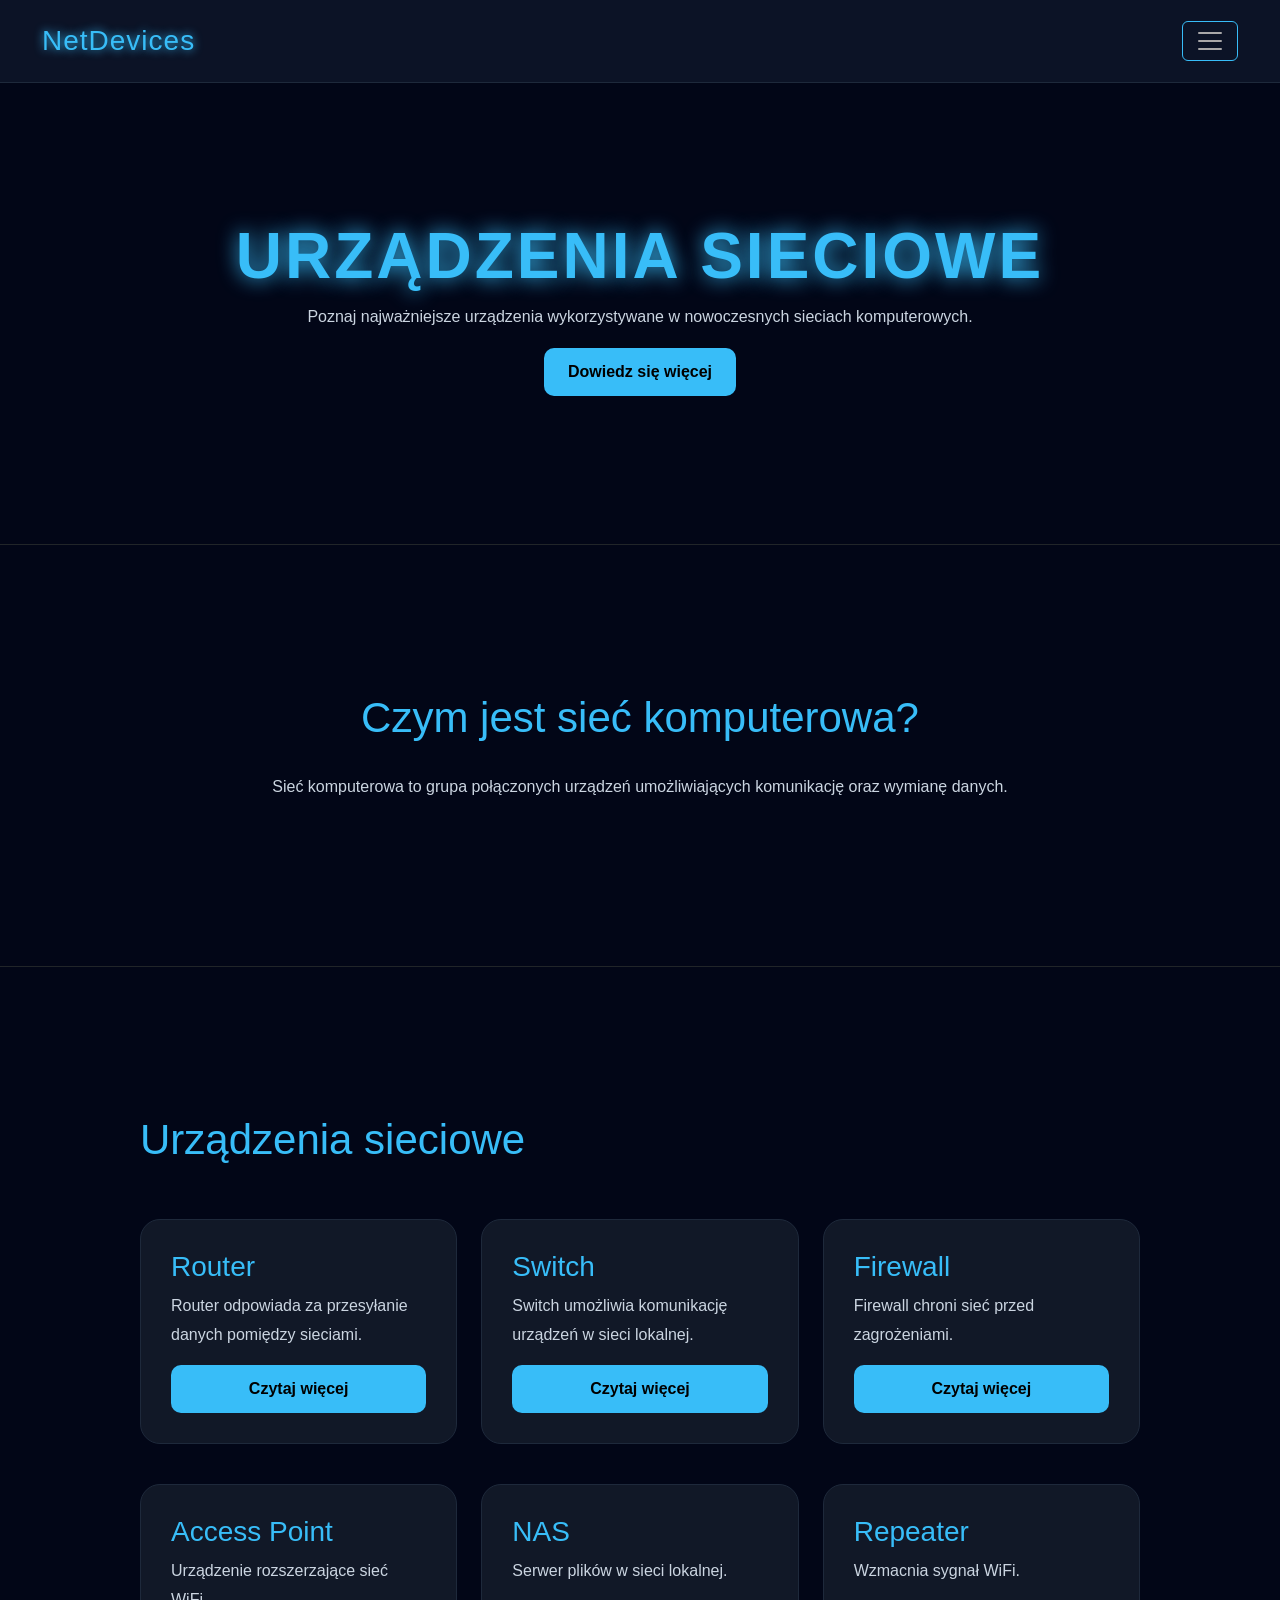
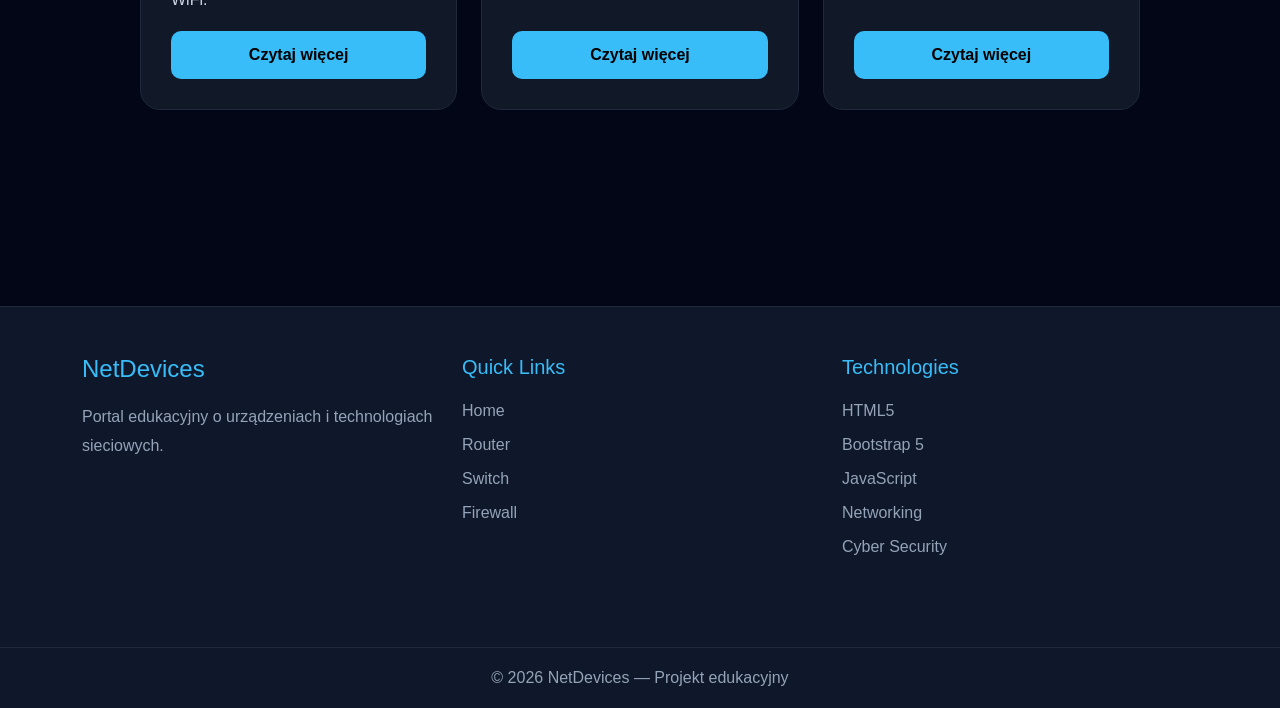
<file: index.html>
<!DOCTYPE html>
<html lang="pl">
<head>

    <meta charset="UTF-8">
    <meta name="viewport" content="width=device-width, initial-scale=1.0">

    <title>Urządzenia Sieciowe</title>

    <!-- BOOTSTRAP + CSS - link -->

    <link href="https://cdn.jsdelivr.net/npm/bootstrap@5.3.3/dist/css/bootstrap.min.css" rel="stylesheet">
    <link rel="stylesheet" href="index.css">
</head>
<body>

    <!-- NAVBAR - górny pasek w którym jest menu i logo -->

    <nav class="navbar fixed-top">

    <div class="container-fluid">

        <!-- LOGO LEWY GORNY - Click = przeniesienie na góre strony głównej -->

        <a class="navbar-brand m-0" href="index.html" id="logo">
            NetDevices
        </a>


        <!-- BUTTON - przycisk odpalajacy menu - przenosi na gore strony -->

        <button
            class="navbar-toggler ms-auto"
            type="button"
            data-bs-toggle="collapse"
            data-bs-target="#menu"
        >

            <span class="navbar-toggler-icon"></span>

        </button>


        <!-- MENU - linki do podstron -->

        <div
            class="collapse navbar-collapse position-absolute top-100 end-0 p-3"
            id="menu"
        >

            <ul class="navbar-nav text-end">

                <li class="nav-item">
                    <a class="nav-link" href="router.html">Router</a>
                </li>

                <li class="nav-item">
                    <a class="nav-link" href="switch.html">Switch</a>
                </li>

                <li class="nav-item">
                    <a class="nav-link" href="firewall.html">Firewall</a>
                </li>

                <li class="nav-item">
                    <a class="nav-link" href="Access-point.html">Access Point</a>
                </li>

                <li class="nav-item">
                    <a class="nav-link" href="NAS.html">NAS</a>
                </li>

                <li class="nav-item">
                    <a class="nav-link" href="Repeater.html">Repeater</a>
                </li>

            </ul>

        </div>

    </div>

</nav>


    <!-- HERO - Głowny tytuł i opis na środku strony -->

    <section class="border-bottom border-dark">

        <div class="container text-center py-5">

            <h1 class="display-3 fw-bold">
                URZĄDZENIA SIECIOWE
            </h1>

            <p>

                Poznaj najważniejsze urządzenia
                wykorzystywane w nowoczesnych
                sieciach komputerowych.

            </p>

            <a href="#devices" class="btn btn-primary">
                Dowiedz się więcej
            </a>

        </div>

    </section>


    <!-- ABOUT - tekst pod HERO - opis sieci  -->

    <section class="border-bottom border-dark">

        <div class="container py-5 text-center">

            <h2>
                Czym jest sieć komputerowa?
            </h2>

            <p>

                Sieć komputerowa to grupa połączonych
                urządzeń umożliwiających komunikację
                oraz wymianę danych.

            </p>

        </div>

    </section>


    <!-- DEVICES - urządenia w sieci - tytuł + karty -->

    <section id="devices">
        <div class="container py-5">
            <h2>Urządzenia sieciowe</h2>
            <div class="row g-4 mt-3">

                <!-- CARD - Router -->

                <div class="col-md-4">
                    <div class="card h-100">
                        <div class="card-body d-flex flex-column">
                            <h3 class="card-title">Router</h3>
                            <p class="card-text">Router odpowiada za przesyłanie danych pomiędzy sieciami.</p>
                            <a href="router.html" class="btn btn-primary mt-auto">Czytaj więcej</a>
                        </div>
                    </div>
                </div>

                <!-- CARD - Switch -->

                <div class="col-md-4">
                    <div class="card h-100">
                        <div class="card-body d-flex flex-column">
                            <h3 class="card-title">Switch</h3>
                            <p class="card-text">Switch umożliwia komunikację urządzeń w sieci lokalnej.</p>
                            <a href="switch.html" class="btn btn-primary mt-auto">Czytaj więcej</a>
                        </div>
                    </div>
                </div>

                <!-- CARD - Firewall -->

                <div class="col-md-4">
                    <div class="card h-100 ">
                        <div class="card-body d-flex flex-column">
                            <h3 class="card-title">Firewall</h3>
                            <p class="card-text">Firewall chroni sieć przed zagrożeniami.</p>
                            <a href="firewall.html" class="btn btn-primary mt-auto">Czytaj więcej</a>
                        </div>
                    </div>
                </div>

            </div>

            <div class="row g-4 mt-3">
                <!-- CARD - Access point -->   
                <div class="col-md-4">
                    <div class="card h-100">
                        <div class="card-body d-flex flex-column">
                           <h3 class="card-title">Access Point</h3>
                            <p class="card-text">Urządzenie rozszerzające sieć WiFi.</p>
                            <a href="access-point.html" class="btn btn-primary mt-auto">Czytaj więcej</a>
                        </div>
                     </div>
                </div>
                <!-- CARD - NAS -->
                 <div class="col-md-4">
                     <div class="card h-100">
                        <div class="card-body d-flex flex-column">
                          <h3 class="card-title">NAS</h3>
                              <p class="card-text">Serwer plików w sieci lokalnej.</p>
                             <a href="NAS.html" class="btn btn-primary mt-auto">Czytaj więcej</a>
                        </div>
                     </div>
                 </div>
                 <!-- CARD - Repeater -->
                 <div class="col-md-4">
                     <div class="card h-100">
                        <div class="card-body d-flex flex-column">
                            <h3 class="card-title">Repeater</h3>
                            <p class="card-text">Wzmacnia sygnał WiFi.</p>
                              <a href="repeater.html" class="btn btn-primary mt-auto">Czytaj więcej</a>
                        </div>
                    </div>
                </div>

            </div>
        </div>

    </section>
    <footer class="mt-5 border-top">

    <div class="container py-5">

        <div class="row">

            <!-- LOGO / OPIS -->

            <div class="col-md-4 mb-4">

                <h4>
                    NetDevices
                </h4>

                <p>

                    Portal edukacyjny o urządzeniach
                    i technologiach sieciowych.

                </p>

            </div>


            <!-- QUICK LINKS -->

            <div class="col-md-4 mb-4">

                <h5>
                    Quick Links
                </h5>

                <ul class="list-unstyled">

                    <li>
                        <a href="index.html" class="text-decoration-none">
                            Home
                        </a>
                    </li>

                    <li>
                        <a href="router.html" class="text-decoration-none">
                            Router
                        </a>
                    </li>

                    <li>
                        <a href="switch.html" class="text-decoration-none">
                            Switch
                        </a>
                    </li>

                    <li>
                        <a href="firewall.html" class="text-decoration-none">
                            Firewall
                        </a>
                    </li>

                </ul>

            </div>


            <!-- TECHNOLOGIE -->

            <div class="col-md-4 mb-4">

                <h5>
                    Technologies
                </h5>

                <ul class="list-unstyled">

                    <li>HTML5</li>
                    <li>Bootstrap 5</li>
                    <li>JavaScript</li>
                    <li>Networking</li>
                    <li>Cyber Security</li>

                </ul>

            </div>

        </div>

    </div>


    <!-- COPYRIGHT -->

    <div class="text-center py-3 border-top">

        <p class="mb-0">

            © 2026 NetDevices —
            Projekt edukacyjny

        </p>

    </div>

</footer>





    <!-- BOOTSTRAP JS -->

    <script
        src="https://cdn.jsdelivr.net/npm/bootstrap@5.3.3/dist/js/bootstrap.bundle.min.js">
    </script>

</body>
</html>
</file>
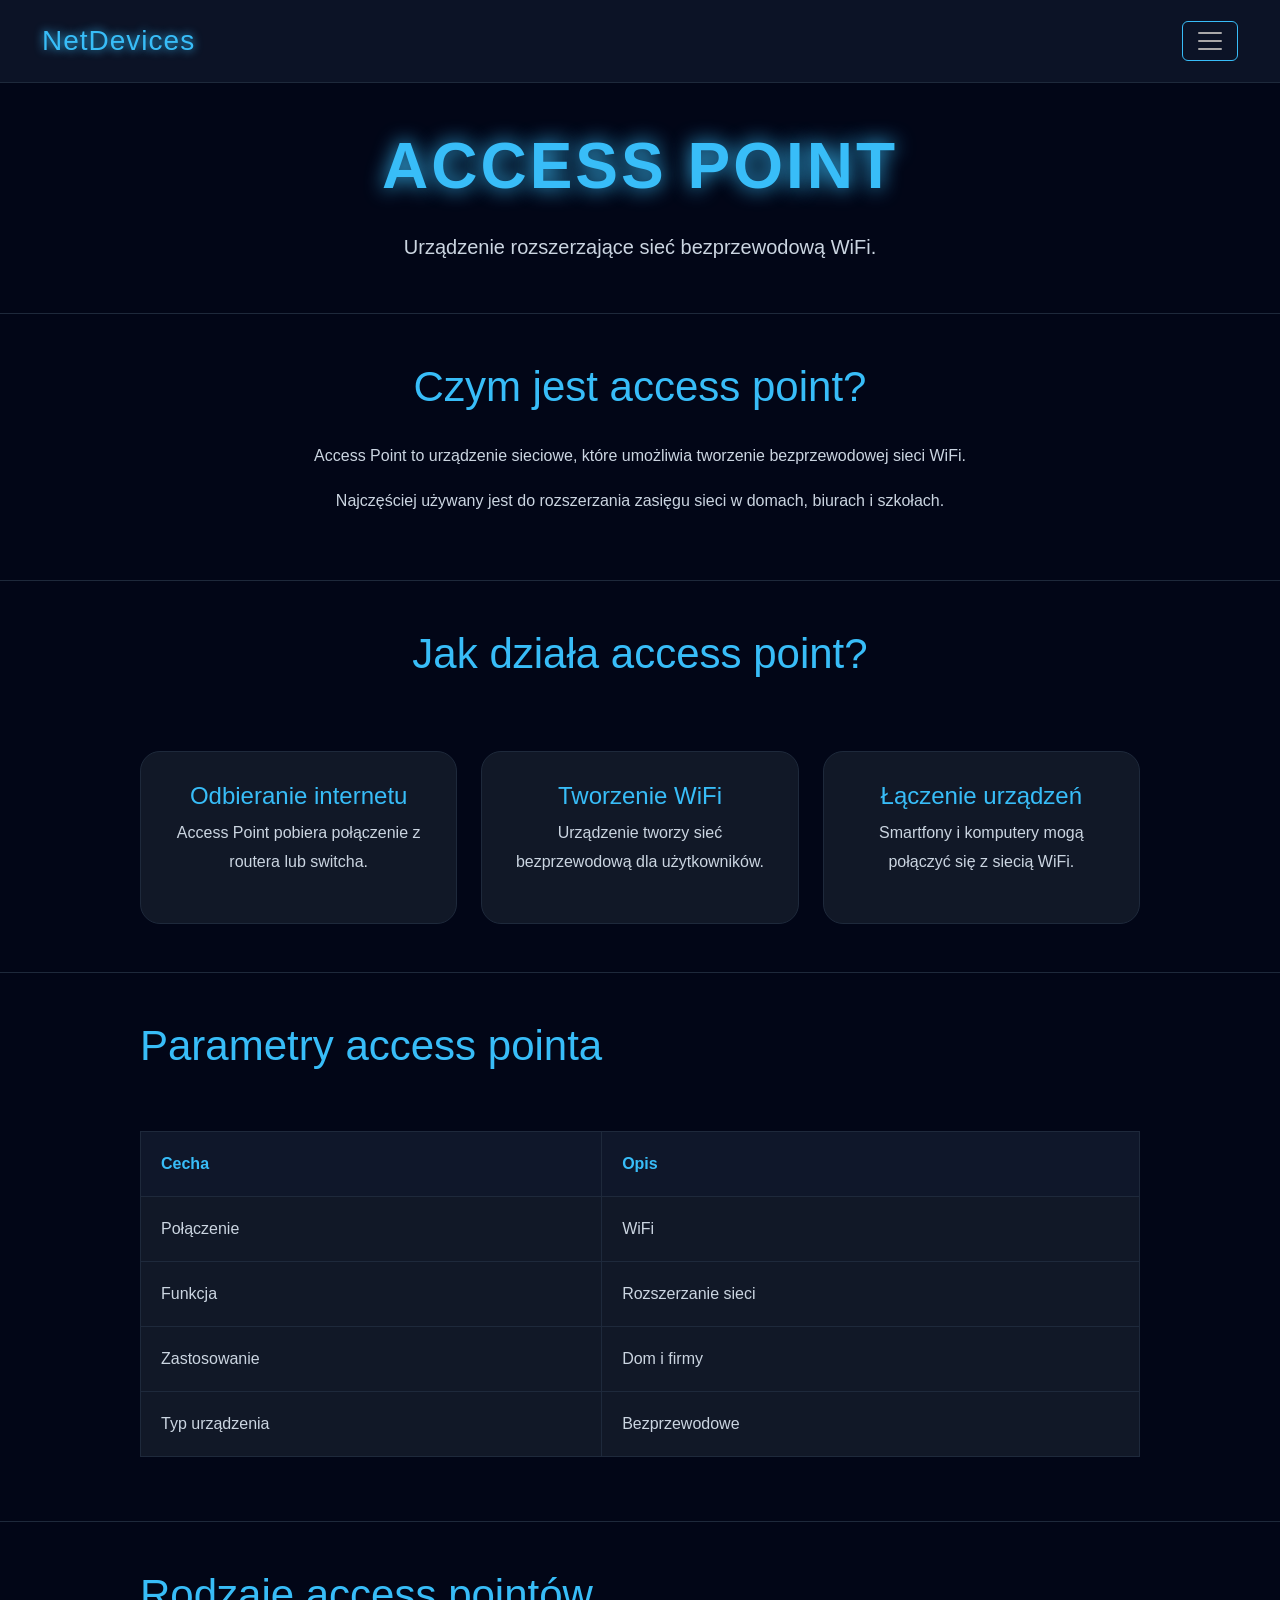
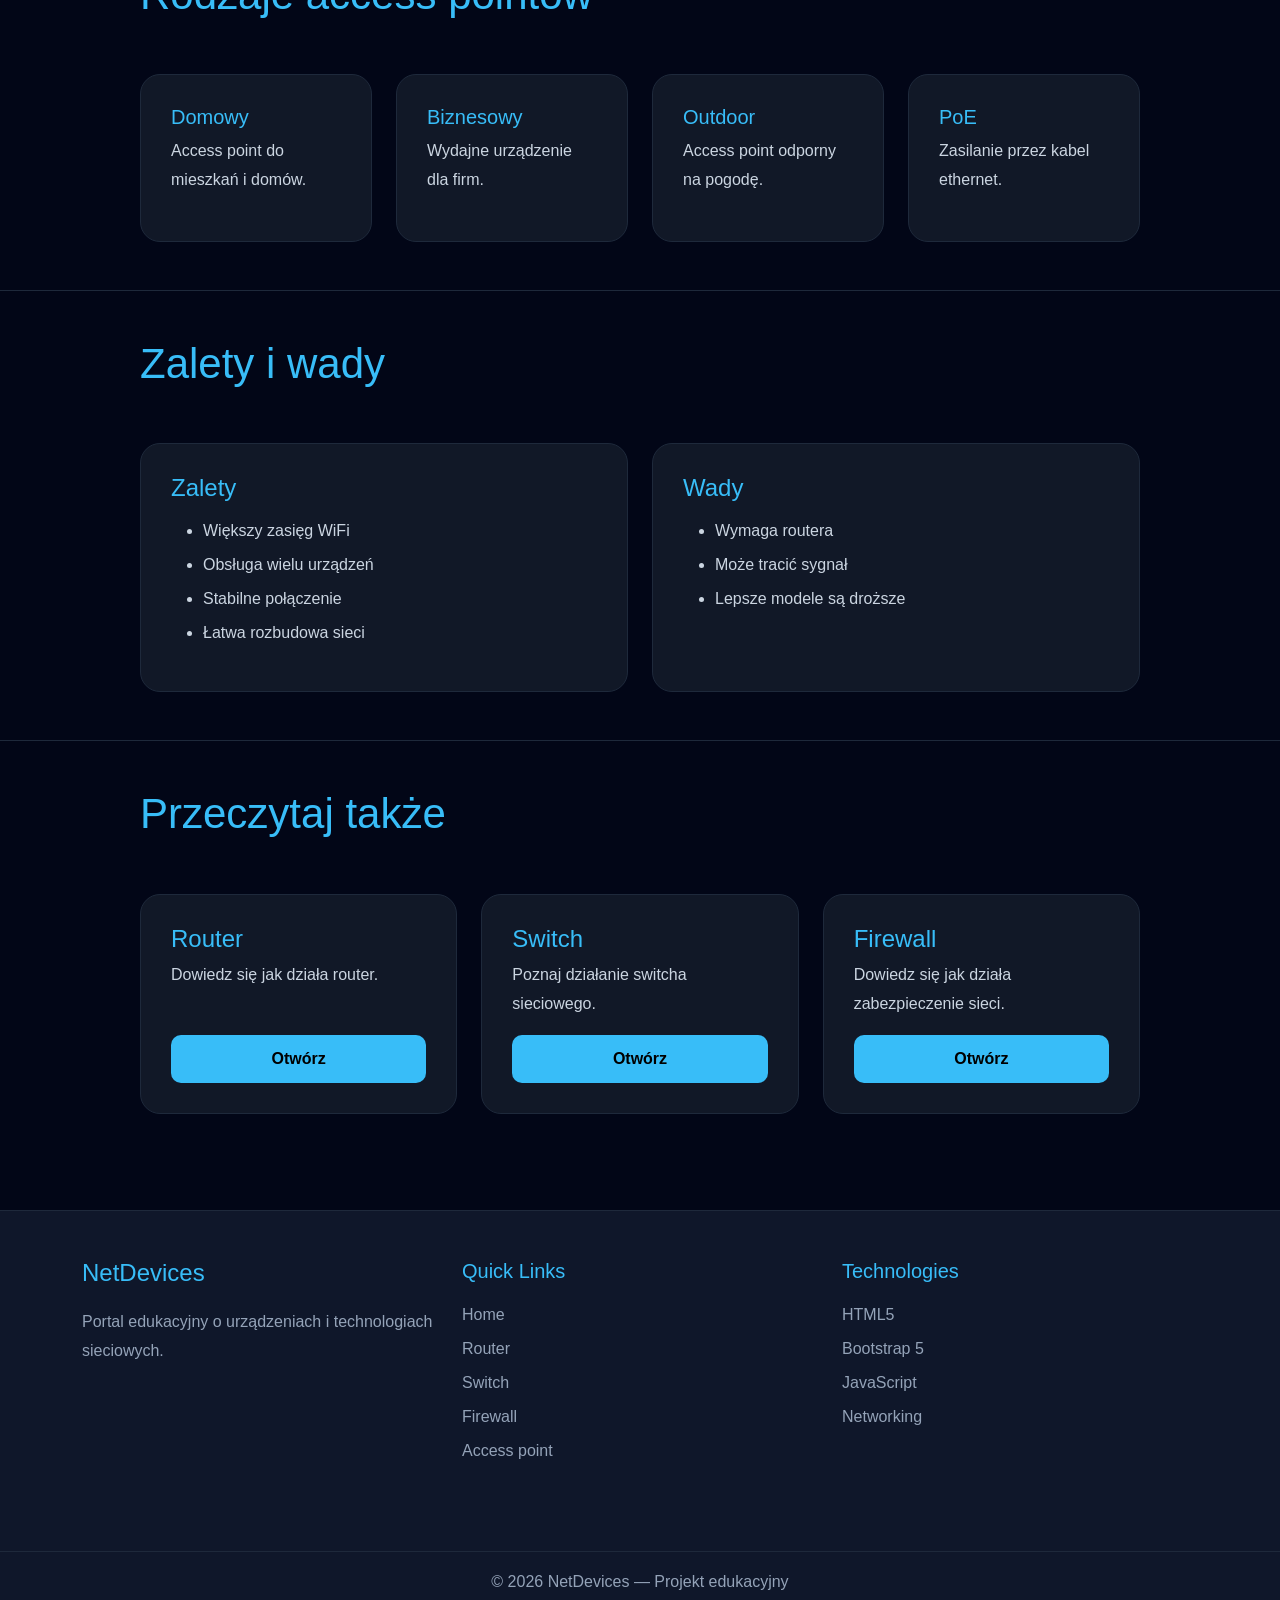
<file: access-point.html>
<!DOCTYPE html>
<html lang="pl">
<head>

    <meta charset="UTF-8">
    <meta name="viewport" content="width=device-width, initial-scale=1.0">

    <title>Access Point | NetDevices</title>

    <!-- BOOTSTRAP -->

    <link
        href="https://cdn.jsdelivr.net/npm/bootstrap@5.3.3/dist/css/bootstrap.min.css"
        rel="stylesheet"
    >

    <link rel="stylesheet" href="index.css">

</head>
<body style="padding-top: 80px;">

    <!-- NAVBAR -->

    <nav class="navbar fixed-top">

        <div class="container-fluid">

            <!-- LOGO -->

            <a class="navbar-brand" href="index.html" id="logo">
                NetDevices
            </a>

            <!-- BUTTON -->

            <button
                class="navbar-toggler ms-auto"
                type="button"
                data-bs-toggle="collapse"
                data-bs-target="#menu"
            >

                <span class="navbar-toggler-icon"></span>

            </button>

            <!-- MENU -->

            <div
                class="collapse navbar-collapse position-absolute top-100 end-0 p-3"
                id="menu"
            >

                <ul class="navbar-nav text-end">

                    <li class="nav-item">
                        <a class="nav-link" href="index.html">
                            Home
                        </a>
                    </li>

                    <li class="nav-item">
                        <a class="nav-link" href="router.html">
                            Router
                        </a>
                    </li>

                    <li class="nav-item">
                        <a class="nav-link" href="switch.html">
                            Switch
                        </a>
                    </li>

                    <li class="nav-item">
                        <a class="nav-link" href="firewall.html">
                            Firewall
                        </a>
                    </li>

                    <li class="nav-item">
                        <a class="nav-link active" href="access-point.html">
                            Access point
                        </a>
                    </li>

                    <li class="nav-item">
                        <a class="nav-link" href="NAS.html">
                            NAS
                        </a>
                    </li>

                    <li class="nav-item">
                        <a class="nav-link" href="repeater.html">
                            Repeater
                        </a>
                    </li>

                </ul>

            </div>

        </div>

    </nav>


    <!-- HERO -->

    <section class="py-5 text-center">

        <div class="container">

            <h1 class="display-3 fw-bold">
                ACCESS POINT
            </h1>

            <p class="lead mt-4">

                Urządzenie rozszerzające
                sieć bezprzewodową WiFi.

            </p>

        </div>

    </section>


    <!-- CZYM JEST ACCESS POINT -->

    <section class="py-5 border-top">

        <div class="container text-center">

            <h2>
                Czym jest access point?
            </h2>

            <p class="mt-4">

                Access Point to urządzenie sieciowe,
                które umożliwia tworzenie
                bezprzewodowej sieci WiFi.

            </p>

            <p>

                Najczęściej używany jest
                do rozszerzania zasięgu sieci
                w domach, biurach i szkołach.

            </p>

        </div>

    </section>


    <!-- JAK DZIAŁA -->

    <section class="py-5 border-top">

        <div class="container text-center">

            <h2>
                Jak działa access point?
            </h2>

            <div class="row mt-5 g-4">

                <div class="col-md-4">

                    <div class="card h-100">

                        <div class="card-body">

                            <h4>
                                Odbieranie internetu
                            </h4>

                            <p>

                                Access Point pobiera
                                połączenie z routera
                                lub switcha.

                            </p>

                        </div>

                    </div>

                </div>


                <div class="col-md-4">

                    <div class="card h-100">

                        <div class="card-body">

                            <h4>
                                Tworzenie WiFi
                            </h4>

                            <p>

                                Urządzenie tworzy
                                sieć bezprzewodową
                                dla użytkowników.

                            </p>

                        </div>

                    </div>

                </div>


                <div class="col-md-4">

                    <div class="card h-100">

                        <div class="card-body">

                            <h4>
                                Łączenie urządzeń
                            </h4>

                            <p>

                                Smartfony i komputery
                                mogą połączyć się
                                z siecią WiFi.

                            </p>

                        </div>

                    </div>

                </div>

            </div>

        </div>

    </section>


    <!-- TABELA -->

    <section class="py-5 border-top">

        <div class="container">

            <h2>
                Parametry access pointa
            </h2>

            <div class="table-responsive mt-4">

                <table class="table table-bordered">

                    <thead>

                        <tr>

                            <th>Cecha</th>
                            <th>Opis</th>

                        </tr>

                    </thead>

                    <tbody>

                        <tr>

                            <td>Połączenie</td>
                            <td>WiFi</td>

                        </tr>

                        <tr>

                            <td>Funkcja</td>
                            <td>Rozszerzanie sieci</td>

                        </tr>

                        <tr>

                            <td>Zastosowanie</td>
                            <td>Dom i firmy</td>

                        </tr>

                        <tr>

                            <td>Typ urządzenia</td>
                            <td>Bezprzewodowe</td>

                        </tr>

                    </tbody>

                </table>

            </div>

        </div>

    </section>


    <!-- RODZAJE -->

    <section class="py-5 border-top">

        <div class="container">

            <h2>
                Rodzaje access pointów
            </h2>

            <div class="row g-4 mt-4">

                <div class="col-md-3">

                    <div class="card h-100">

                        <div class="card-body">

                            <h5>
                                Domowy
                            </h5>

                            <p>
                                Access point do mieszkań i domów.
                            </p>

                        </div>

                    </div>

                </div>


                <div class="col-md-3">

                    <div class="card h-100">

                        <div class="card-body">

                            <h5>
                                Biznesowy
                            </h5>

                            <p>
                                Wydajne urządzenie dla firm.
                            </p>

                        </div>

                    </div>

                </div>


                <div class="col-md-3">

                    <div class="card h-100">

                        <div class="card-body">

                            <h5>
                                Outdoor
                            </h5>

                            <p>
                                Access point odporny na pogodę.
                            </p>

                        </div>

                    </div>

                </div>


                <div class="col-md-3">

                    <div class="card h-100">

                        <div class="card-body">

                            <h5>
                                PoE
                            </h5>

                            <p>
                                Zasilanie przez kabel ethernet.
                            </p>

                        </div>

                    </div>

                </div>

            </div>

        </div>

    </section>


    <!-- ZALETY I WADY -->

    <section class="py-5 border-top">

        <div class="container">

            <h2>
                Zalety i wady
            </h2>

            <div class="row mt-4 g-4">

                <!-- ZALETY -->

                <div class="col-md-6">

                    <div class="card h-100">

                        <div class="card-body">

                            <h4>
                                Zalety
                            </h4>

                            <ul class="mt-3">

                                <li>Większy zasięg WiFi</li>
                                <li>Obsługa wielu urządzeń</li>
                                <li>Stabilne połączenie</li>
                                <li>Łatwa rozbudowa sieci</li>

                            </ul>

                        </div>

                    </div>

                </div>


                <!-- WADY -->

                <div class="col-md-6">

                    <div class="card h-100">

                        <div class="card-body">

                            <h4>
                                Wady
                            </h4>

                            <ul class="mt-3">

                                <li>Wymaga routera</li>
                                <li>Może tracić sygnał</li>
                                <li>Lepsze modele są droższe</li>

                            </ul>

                        </div>

                    </div>

                </div>

            </div>

        </div>

    </section>


    <!-- INNE URZĄDZENIA -->

    <section class="py-5 border-top">

        <div class="container">

            <h2>
                Przeczytaj także
            </h2>

            <div class="row g-4 mt-4">

                <div class="col-md-4">

                    <div class="card h-100">

                        <div class="card-body d-flex flex-column">

                            <h4>
                                Router
                            </h4>

                            <p>

                                Dowiedz się jak działa router.

                            </p>

                            <a href="router.html" class="btn btn-primary mt-auto">
                                Otwórz
                            </a>

                        </div>

                    </div>

                </div>


                <div class="col-md-4">

                    <div class="card h-100">

                        <div class="card-body d-flex flex-column">

                            <h4>
                                Switch
                            </h4>

                            <p>

                                Poznaj działanie switcha
                                sieciowego.

                            </p>

                            <a href="switch.html" class="btn btn-primary mt-auto">
                                Otwórz
                            </a>

                        </div>

                    </div>

                </div>


                <div class="col-md-4">

                    <div class="card h-100">

                        <div class="card-body d-flex flex-column">

                            <h4>
                                Firewall
                            </h4>

                            <p>

                                Dowiedz się jak działa
                                zabezpieczenie sieci.

                            </p>

                            <a href="firewall.html" class="btn btn-primary mt-auto">
                                Otwórz
                            </a>

                        </div>

                    </div>

                </div>

            </div>

        </div>

    </section>


    <!-- FOOTER -->

    <footer class="mt-5 border-top">

        <div class="container py-5">

            <div class="row">

                <!-- OPIS -->

                <div class="col-md-4 mb-4">

                    <h4>
                        NetDevices
                    </h4>

                    <p>

                        Portal edukacyjny o urządzeniach
                        i technologiach sieciowych.

                    </p>

                </div>


                <!-- QUICK LINKS -->

                <div class="col-md-4 mb-4">

                    <h5>
                        Quick Links
                    </h5>

                    <ul class="list-unstyled">

                        <li><a href="index.html">Home</a></li>
                        <li><a href="router.html">Router</a></li>
                        <li><a href="switch.html">Switch</a></li>
                        <li><a href="firewall.html">Firewall</a></li>
                        <li><a href="access-point.html">Access point</a></li>

                    </ul>

                </div>


                <!-- TECHNOLOGIE -->

                <div class="col-md-4 mb-4">

                    <h5>
                        Technologies
                    </h5>

                    <ul class="list-unstyled">

                        <li>HTML5</li>
                        <li>Bootstrap 5</li>
                        <li>JavaScript</li>
                        <li>Networking</li>

                    </ul>

                </div>

            </div>

        </div>


        <!-- COPYRIGHT -->

        <div class="text-center py-3 border-top">

            <p class="mb-0">

                © 2026 NetDevices —
                Projekt edukacyjny

            </p>

        </div>

    </footer>


    <!-- JS -->

    <script>

        document.getElementById("logo").addEventListener("click", function(e) {

            e.preventDefault();

            if (!window.location.pathname.includes("access-point.html")) {

                window.location.href = "index.html";
                return;

            }

            window.scrollTo({

                top: 0,
                behavior: "smooth"

            });

        });

    </script>


    <!-- BOOTSTRAP JS -->

    <script
        src="https://cdn.jsdelivr.net/npm/bootstrap@5.3.3/dist/js/bootstrap.bundle.min.js">
    </script>

</body>
</html>
</file>
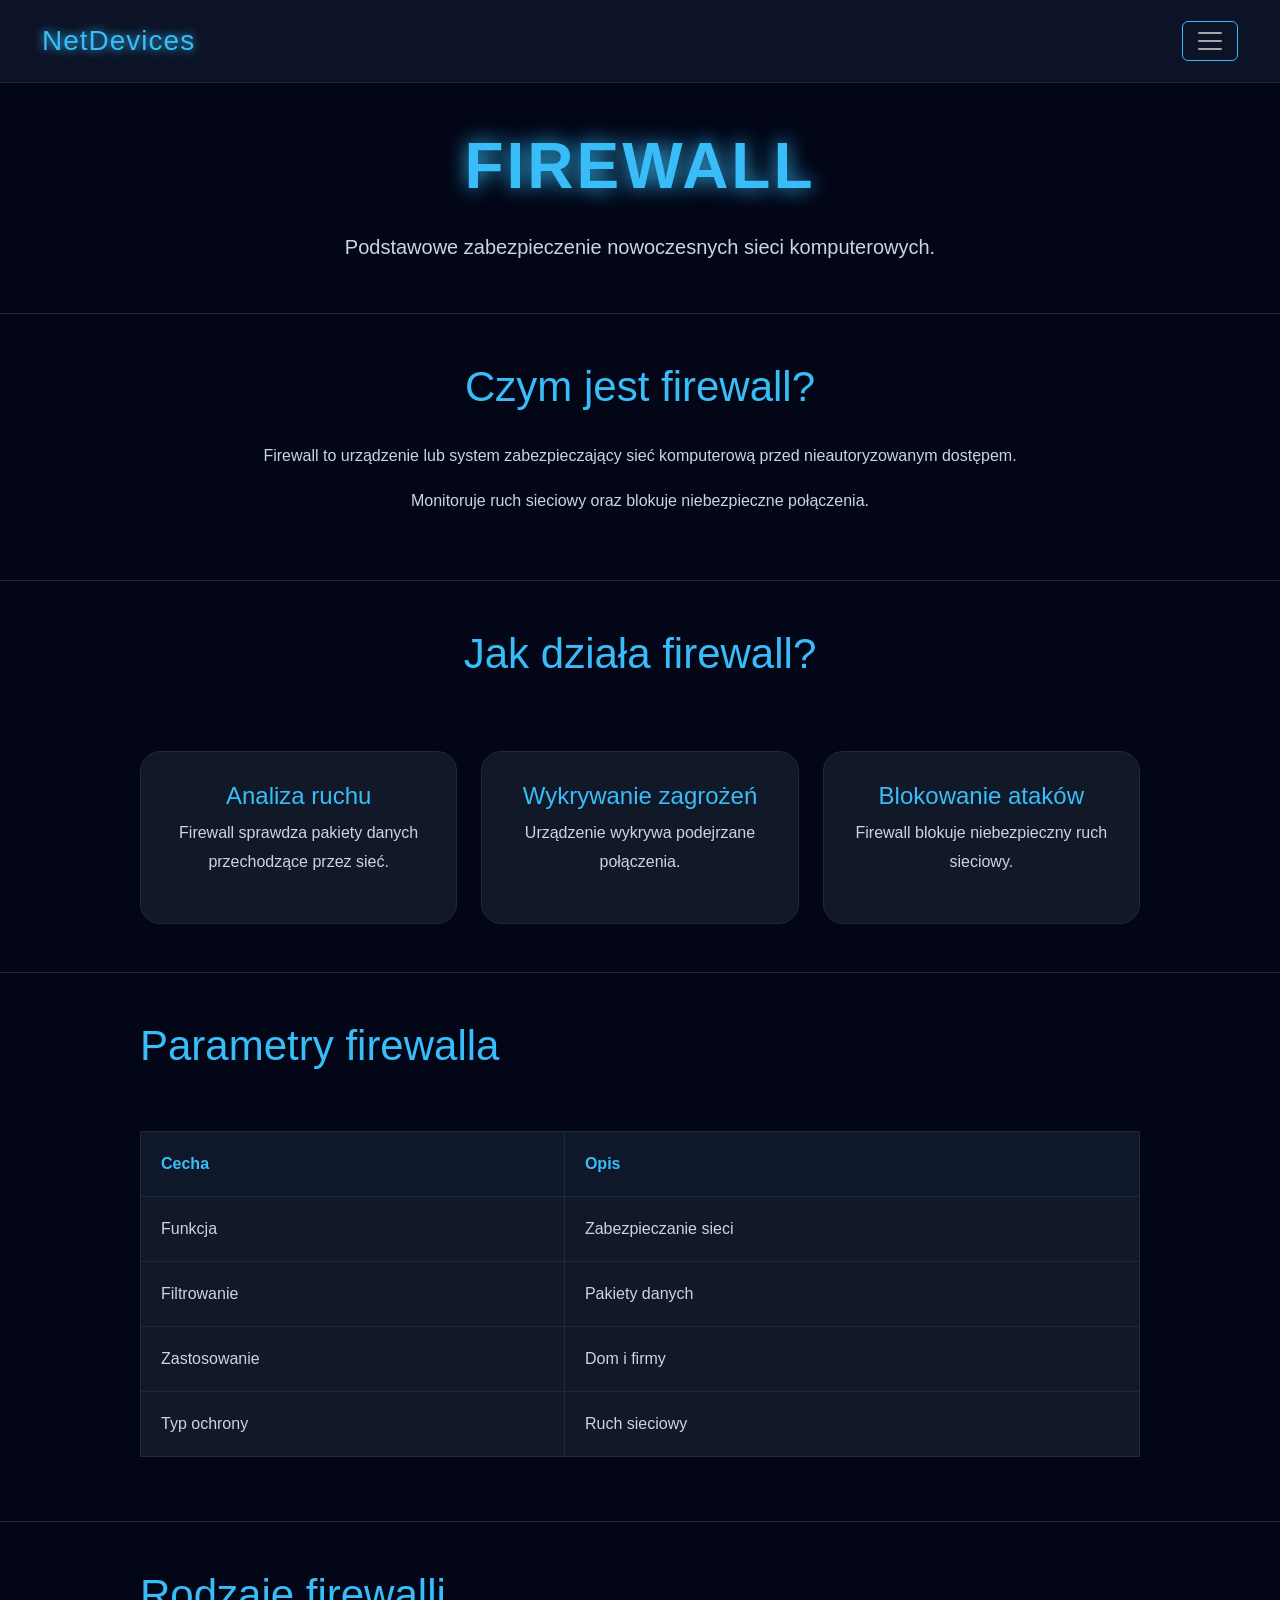
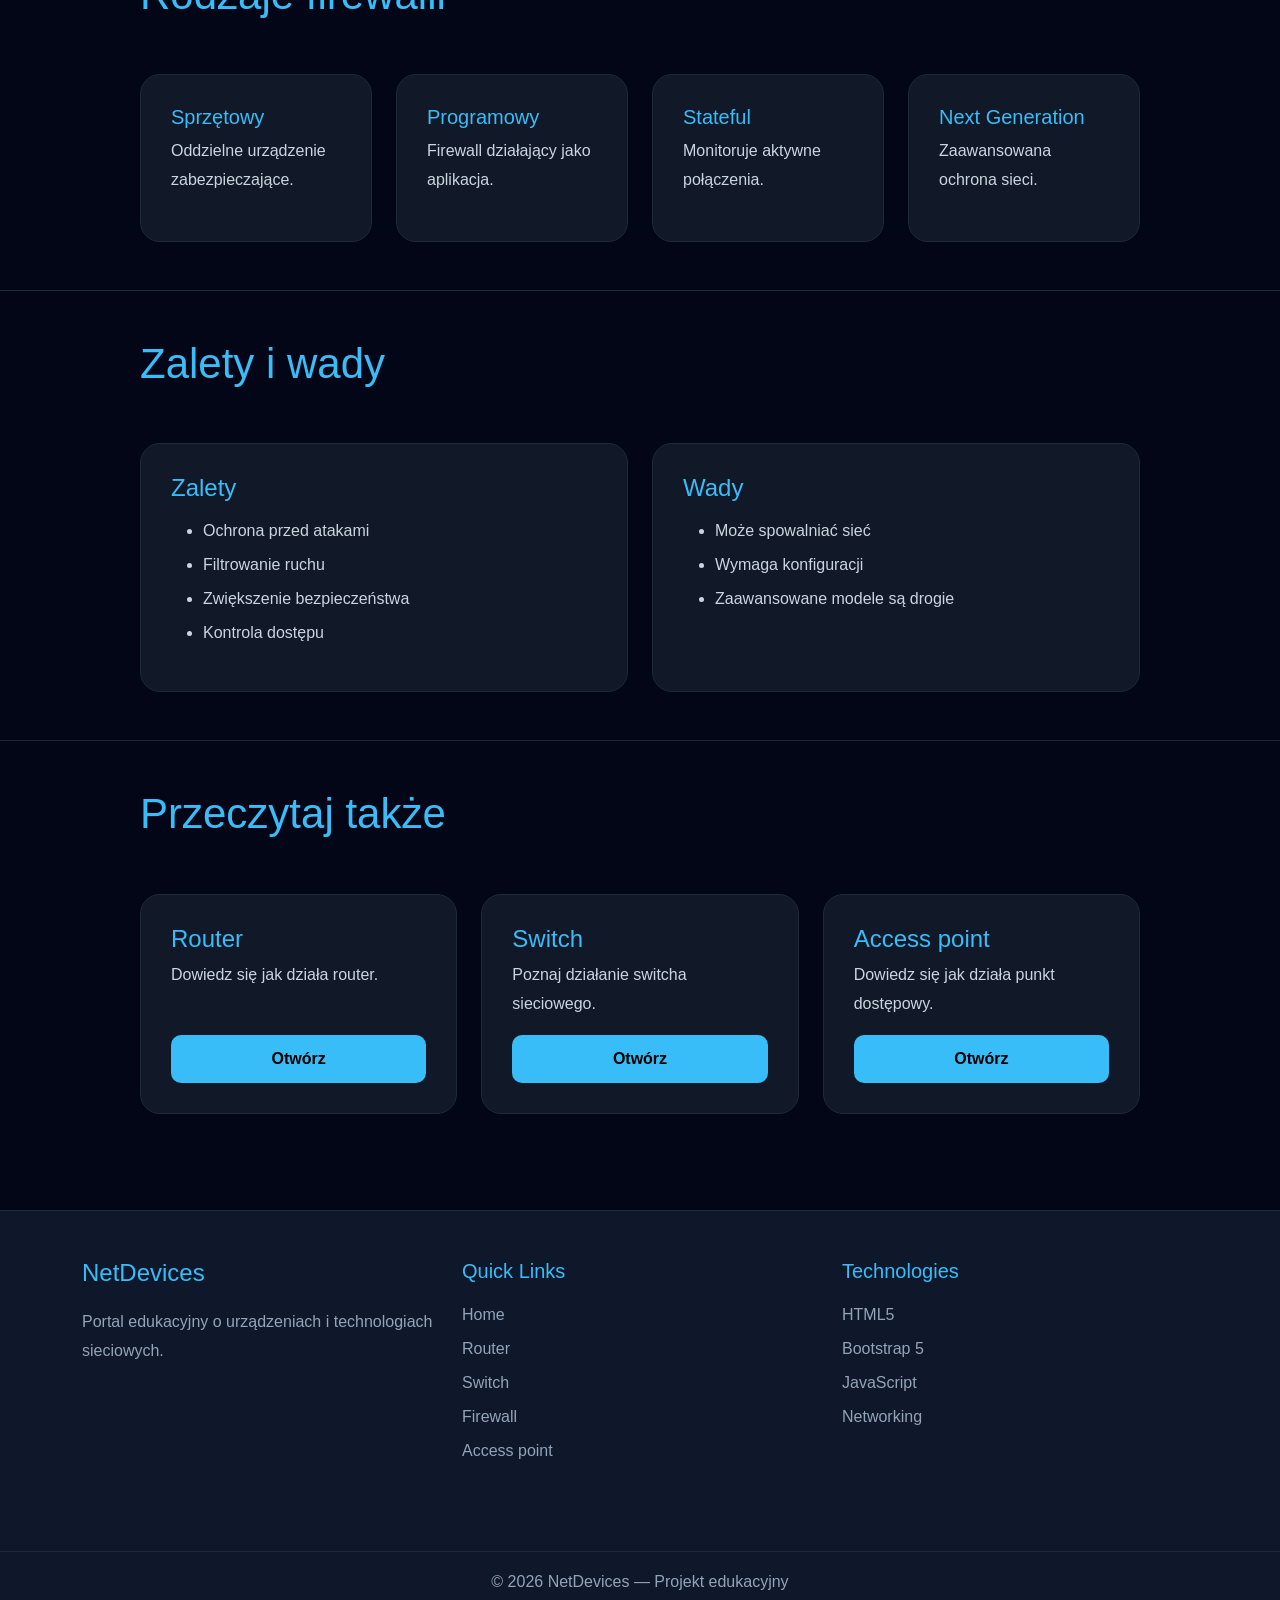
<file: firewall.html>
<!DOCTYPE html>
<html lang="pl">
<head>

    <meta charset="UTF-8">
    <meta name="viewport" content="width=device-width, initial-scale=1.0">

    <title>Firewall | NetDevices</title>

    <!-- BOOTSTRAP -->

    <link
        href="https://cdn.jsdelivr.net/npm/bootstrap@5.3.3/dist/css/bootstrap.min.css"
        rel="stylesheet"
    >

    <link rel="stylesheet" href="index.css">

</head>
<body style="padding-top: 80px;">

    <!-- NAVBAR -->

    <nav class="navbar fixed-top">

        <div class="container-fluid">

            <!-- LOGO -->

            <a class="navbar-brand" href="index.html" id="logo">
                NetDevices
            </a>

            <!-- BUTTON -->

            <button
                class="navbar-toggler ms-auto"
                type="button"
                data-bs-toggle="collapse"
                data-bs-target="#menu"
            >

                <span class="navbar-toggler-icon"></span>

            </button>

            <!-- MENU -->

            <div
                class="collapse navbar-collapse position-absolute top-100 end-0 p-3"
                id="menu"
            >

                <ul class="navbar-nav text-end">

                    <li class="nav-item">
                        <a class="nav-link" href="index.html">
                            Home
                        </a>
                    </li>

                    <li class="nav-item">
                        <a class="nav-link" href="router.html">
                            Router
                        </a>
                    </li>

                    <li class="nav-item">
                        <a class="nav-link" href="switch.html">
                            Switch
                        </a>
                    </li>

                    <li class="nav-item">
                        <a class="nav-link active" href="firewall.html">
                            Firewall
                        </a>
                    </li>

                    <li class="nav-item">
                        <a class="nav-link" href="access-point.html">
                            Access point
                        </a>
                    </li>

                    <li class="nav-item">
                        <a class="nav-link" href="NAS.html">
                            NAS
                        </a>
                    </li>

                    <li class="nav-item">
                        <a class="nav-link" href="repeater.html">
                            Repeater
                        </a>
                    </li>

                </ul>

            </div>

        </div>

    </nav>


    <!-- HERO -->

    <section class="py-5 text-center">

        <div class="container">

            <h1 class="display-3 fw-bold">
                FIREWALL
            </h1>

            <p class="lead mt-4">

                Podstawowe zabezpieczenie nowoczesnych
                sieci komputerowych.

            </p>

        </div>

    </section>


    <!-- CZYM JEST FIREWALL -->

    <section class="py-5 border-top">

        <div class="container text-center">

            <h2>
                Czym jest firewall?
            </h2>

            <p class="mt-4">

                Firewall to urządzenie lub system
                zabezpieczający sieć komputerową
                przed nieautoryzowanym dostępem.

            </p>

            <p>

                Monitoruje ruch sieciowy oraz
                blokuje niebezpieczne połączenia.

            </p>

        </div>

    </section>


    <!-- JAK DZIAŁA -->

    <section class="py-5 border-top">

        <div class="container text-center">

            <h2>
                Jak działa firewall?
            </h2>

            <div class="row mt-5 g-4">

                <div class="col-md-4">

                    <div class="card h-100">

                        <div class="card-body">

                            <h4>
                                Analiza ruchu
                            </h4>

                            <p>

                                Firewall sprawdza pakiety
                                danych przechodzące przez sieć.

                            </p>

                        </div>

                    </div>

                </div>


                <div class="col-md-4">

                    <div class="card h-100">

                        <div class="card-body">

                            <h4>
                                Wykrywanie zagrożeń
                            </h4>

                            <p>

                                Urządzenie wykrywa
                                podejrzane połączenia.

                            </p>

                        </div>

                    </div>

                </div>


                <div class="col-md-4">

                    <div class="card h-100">

                        <div class="card-body">

                            <h4>
                                Blokowanie ataków
                            </h4>

                            <p>

                                Firewall blokuje
                                niebezpieczny ruch sieciowy.

                            </p>

                        </div>

                    </div>

                </div>

            </div>

        </div>

    </section>


    <!-- TABELA -->

    <section class="py-5 border-top">

        <div class="container">

            <h2>
                Parametry firewalla
            </h2>

            <div class="table-responsive mt-4">

                <table class="table table-bordered">

                    <thead>

                        <tr>

                            <th>Cecha</th>
                            <th>Opis</th>

                        </tr>

                    </thead>

                    <tbody>

                        <tr>

                            <td>Funkcja</td>
                            <td>Zabezpieczanie sieci</td>

                        </tr>

                        <tr>

                            <td>Filtrowanie</td>
                            <td>Pakiety danych</td>

                        </tr>

                        <tr>

                            <td>Zastosowanie</td>
                            <td>Dom i firmy</td>

                        </tr>

                        <tr>

                            <td>Typ ochrony</td>
                            <td>Ruch sieciowy</td>

                        </tr>

                    </tbody>

                </table>

            </div>

        </div>

    </section>


    <!-- RODZAJE -->

    <section class="py-5 border-top">

        <div class="container">

            <h2>
                Rodzaje firewalli
            </h2>

            <div class="row g-4 mt-4">

                <div class="col-md-3">

                    <div class="card h-100">

                        <div class="card-body">

                            <h5>
                                Sprzętowy
                            </h5>

                            <p>
                                Oddzielne urządzenie zabezpieczające.
                            </p>

                        </div>

                    </div>

                </div>


                <div class="col-md-3">

                    <div class="card h-100">

                        <div class="card-body">

                            <h5>
                                Programowy
                            </h5>

                            <p>
                                Firewall działający jako aplikacja.
                            </p>

                        </div>

                    </div>

                </div>


                <div class="col-md-3">

                    <div class="card h-100">

                        <div class="card-body">

                            <h5>
                                Stateful
                            </h5>

                            <p>
                                Monitoruje aktywne połączenia.
                            </p>

                        </div>

                    </div>

                </div>


                <div class="col-md-3">

                    <div class="card h-100">

                        <div class="card-body">

                            <h5>
                                Next Generation
                            </h5>

                            <p>
                                Zaawansowana ochrona sieci.
                            </p>

                        </div>

                    </div>

                </div>

            </div>

        </div>

    </section>


    <!-- ZALETY I WADY -->

    <section class="py-5 border-top">

        <div class="container">

            <h2>
                Zalety i wady
            </h2>

            <div class="row mt-4 g-4">

                <!-- ZALETY -->

                <div class="col-md-6">

                    <div class="card h-100">

                        <div class="card-body">

                            <h4>
                                Zalety
                            </h4>

                            <ul class="mt-3">

                                <li>Ochrona przed atakami</li>
                                <li>Filtrowanie ruchu</li>
                                <li>Zwiększenie bezpieczeństwa</li>
                                <li>Kontrola dostępu</li>

                            </ul>

                        </div>

                    </div>

                </div>


                <!-- WADY -->

                <div class="col-md-6">

                    <div class="card h-100">

                        <div class="card-body">

                            <h4>
                                Wady
                            </h4>

                            <ul class="mt-3">

                                <li>Może spowalniać sieć</li>
                                <li>Wymaga konfiguracji</li>
                                <li>Zaawansowane modele są drogie</li>

                            </ul>

                        </div>

                    </div>

                </div>

            </div>

        </div>

    </section>


    <!-- INNE URZĄDZENIA -->

    <section class="py-5 border-top">

        <div class="container">

            <h2>
                Przeczytaj także
            </h2>

            <div class="row g-4 mt-4">

                <div class="col-md-4">

                    <div class="card h-100">

                        <div class="card-body d-flex flex-column">

                            <h4>
                                Router
                            </h4>

                            <p>

                                Dowiedz się jak działa router.

                            </p>

                            <a href="router.html" class="btn btn-primary mt-auto">
                                Otwórz
                            </a>

                        </div>

                    </div>

                </div>


                <div class="col-md-4">

                    <div class="card h-100">

                        <div class="card-body d-flex flex-column">

                            <h4>
                                Switch
                            </h4>

                            <p>

                                Poznaj działanie switcha sieciowego.

                            </p>

                            <a href="switch.html" class="btn btn-primary mt-auto">
                                Otwórz
                            </a>

                        </div>

                    </div>

                </div>


                <div class="col-md-4">

                    <div class="card h-100">

                        <div class="card-body d-flex flex-column">

                            <h4>
                                Access point
                            </h4>

                            <p>

                                Dowiedz się jak działa
                                punkt dostępowy.

                            </p>

                            <a href="access-point.html" class="btn btn-primary mt-auto">
                                Otwórz
                            </a>

                        </div>

                    </div>

                </div>

            </div>

        </div>

    </section>


    <!-- FOOTER -->

    <footer class="mt-5 border-top">

        <div class="container py-5">

            <div class="row">

                <!-- OPIS -->

                <div class="col-md-4 mb-4">

                    <h4>
                        NetDevices
                    </h4>

                    <p>

                        Portal edukacyjny o urządzeniach
                        i technologiach sieciowych.

                    </p>

                </div>


                <!-- QUICK LINKS -->

                <div class="col-md-4 mb-4">

                    <h5>
                        Quick Links
                    </h5>

                    <ul class="list-unstyled">

                        <li><a href="index.html">Home</a></li>
                        <li><a href="router.html">Router</a></li>
                        <li><a href="switch.html">Switch</a></li>
                        <li><a href="firewall.html">Firewall</a></li>
                        <li><a href="access-point.html">Access point</a></li>

                    </ul>

                </div>


                <!-- TECHNOLOGIE -->

                <div class="col-md-4 mb-4">

                    <h5>
                        Technologies
                    </h5>

                    <ul class="list-unstyled">

                        <li>HTML5</li>
                        <li>Bootstrap 5</li>
                        <li>JavaScript</li>
                        <li>Networking</li>

                    </ul>

                </div>

            </div>

        </div>


        <!-- COPYRIGHT -->

        <div class="text-center py-3 border-top">

            <p class="mb-0">

                © 2026 NetDevices —
                Projekt edukacyjny

            </p>

        </div>

    </footer>


    <!-- JS -->

    <script>

        document.getElementById("logo").addEventListener("click", function(e) {

            e.preventDefault();

            if (!window.location.pathname.includes("firewall.html")) {

                window.location.href = "index.html";
                return;

            }

            window.scrollTo({

                top: 0,
                behavior: "smooth"

            });

        });

    </script>


    <!-- BOOTSTRAP JS -->

    <script
        src="https://cdn.jsdelivr.net/npm/bootstrap@5.3.3/dist/js/bootstrap.bundle.min.js">
    </script>

</body>
</html>
</file>
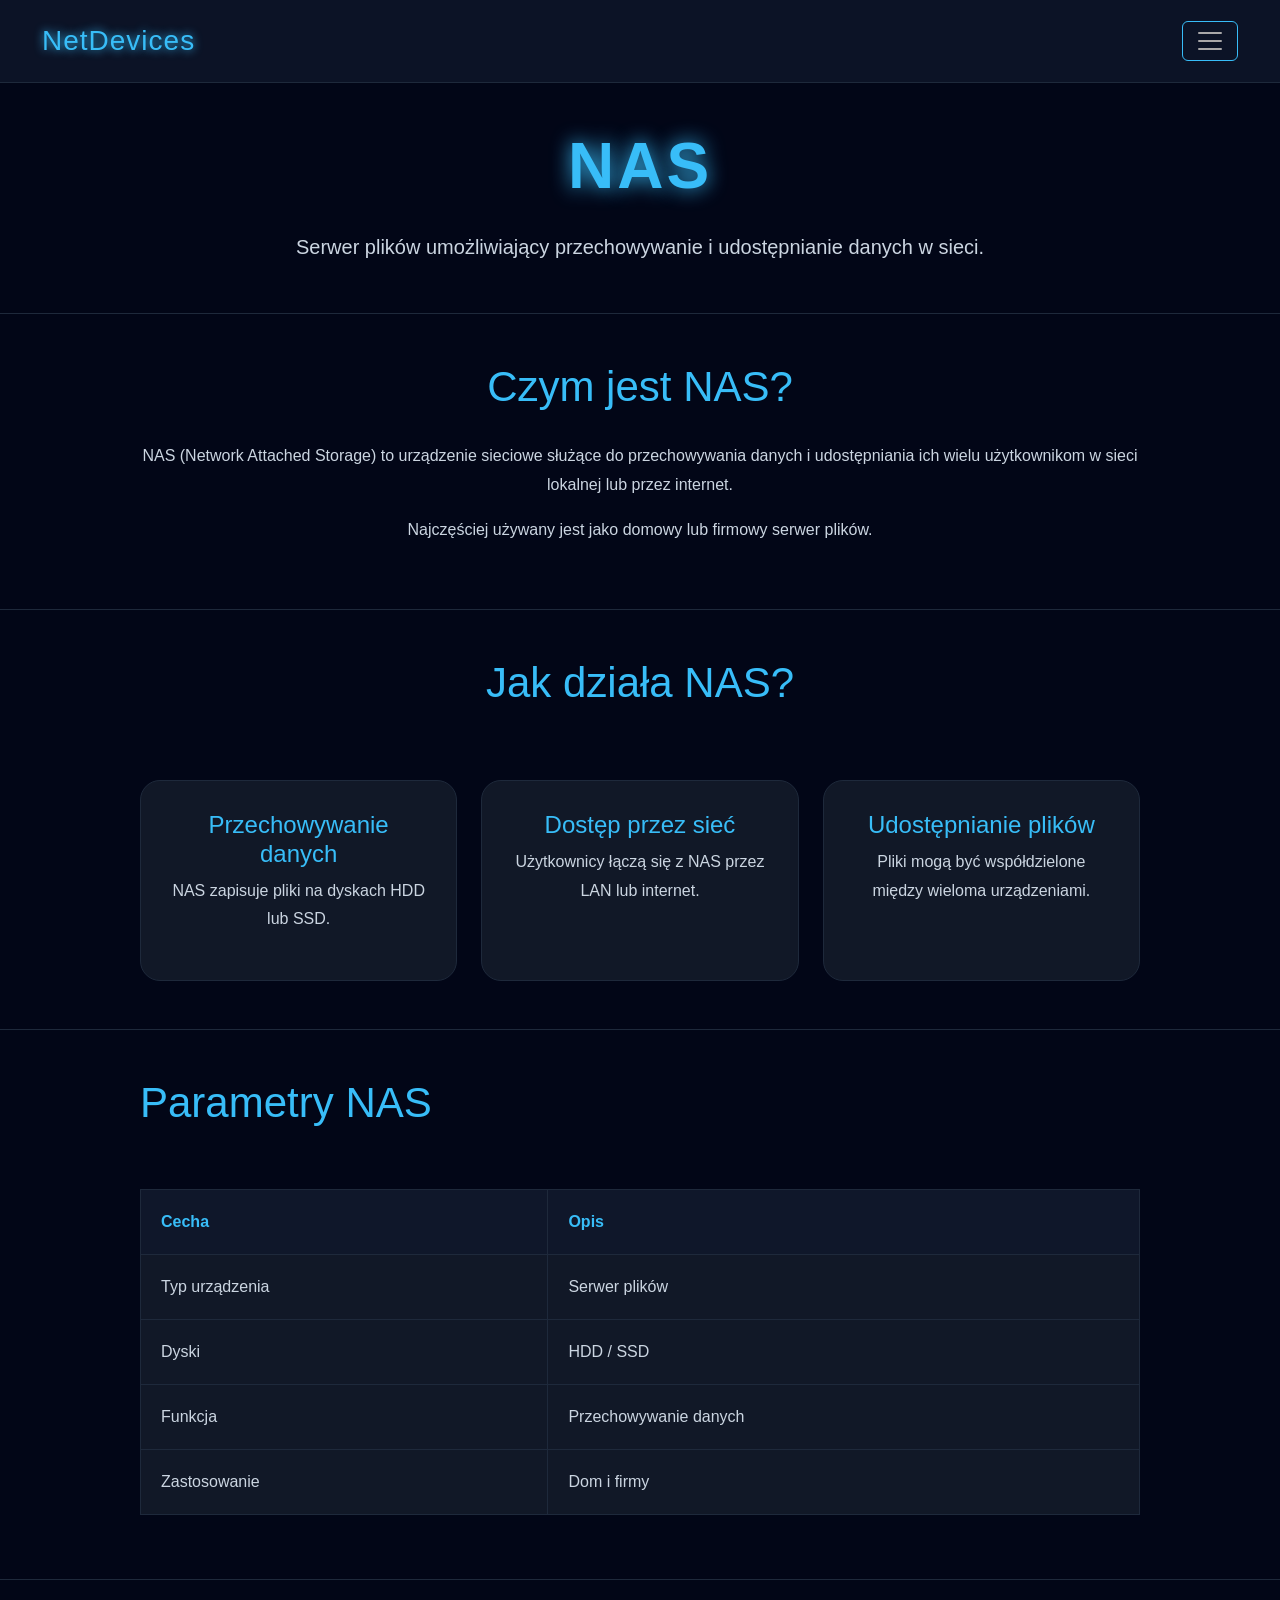
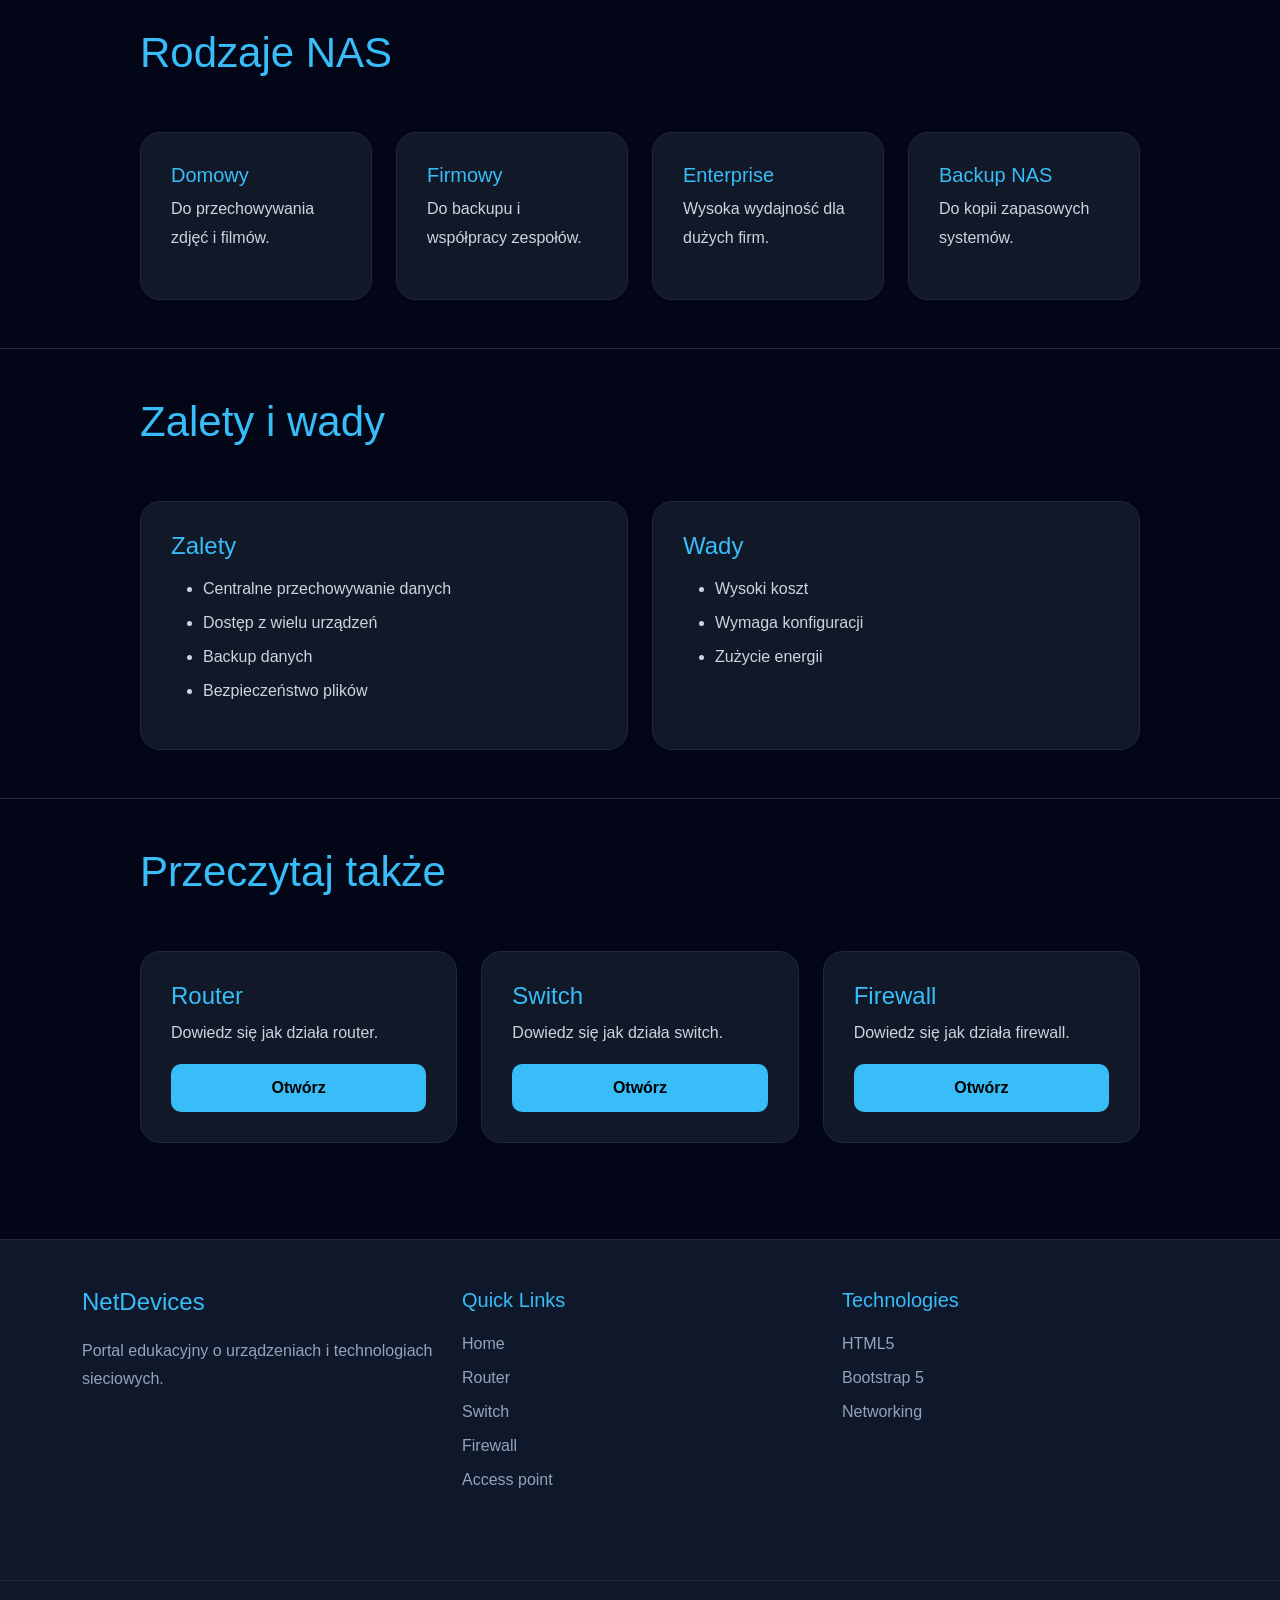
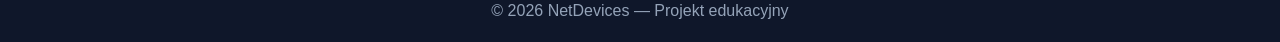
<file: NAS.html>
<!DOCTYPE html>
<html lang="pl">
<head>

    <meta charset="UTF-8">
    <meta name="viewport" content="width=device-width, initial-scale=1.0">

    <title>NAS | NetDevices</title>

    <link href="https://cdn.jsdelivr.net/npm/bootstrap@5.3.3/dist/css/bootstrap.min.css" rel="stylesheet">
    <link rel="stylesheet" href="index.css">

</head>

<body style="padding-top:80px;">

<!-- NAVBAR -->

<nav class="navbar fixed-top">

    <div class="container-fluid">

        <a class="navbar-brand" href="index.html" id="logo">NetDevices</a>

        <button class="navbar-toggler ms-auto" type="button" data-bs-toggle="collapse" data-bs-target="#menu">
            <span class="navbar-toggler-icon"></span>
        </button>

        <div class="collapse navbar-collapse position-absolute top-100 end-0 p-3" id="menu">

            <ul class="navbar-nav text-end">

                <li class="nav-item"><a class="nav-link" href="index.html">Home</a></li>
                <li class="nav-item"><a class="nav-link" href="router.html">Router</a></li>
                <li class="nav-item"><a class="nav-link" href="switch.html">Switch</a></li>
                <li class="nav-item"><a class="nav-link" href="firewall.html">Firewall</a></li>
                <li class="nav-item"><a class="nav-link" href="access-point.html">Access point</a></li>
                <li class="nav-item"><a class="nav-link active" href="NAS.html">NAS</a></li>
                <li class="nav-item"><a class="nav-link" href="repeater.html">Repeater</a></li>

            </ul>

        </div>

    </div>

</nav>


<!-- HERO -->

<section class="py-5 text-center">

    <div class="container">

        <h1 class="display-3 fw-bold">NAS</h1>

        <p class="lead mt-4">Serwer plików umożliwiający przechowywanie i udostępnianie danych w sieci.</p>

    </div>

</section>


<!-- CZYM JEST NAS -->

<section class="py-5 border-top">

    <div class="container text-center">

        <h2>Czym jest NAS?</h2>

        <p class="mt-4">NAS (Network Attached Storage) to urządzenie sieciowe służące do przechowywania danych i udostępniania ich wielu użytkownikom w sieci lokalnej lub przez internet.</p>

        <p>Najczęściej używany jest jako domowy lub firmowy serwer plików.</p>

    </div>

</section>


<!-- JAK DZIAŁA -->

<section class="py-5 border-top">

    <div class="container text-center">

        <h2>Jak działa NAS?</h2>

        <div class="row mt-5 g-4">

            <div class="col-md-4">

                <div class="card h-100">

                    <div class="card-body">

                        <h4>Przechowywanie danych</h4>

                        <p>NAS zapisuje pliki na dyskach HDD lub SSD.</p>

                    </div>

                </div>

            </div>


            <div class="col-md-4">

                <div class="card h-100">

                    <div class="card-body">

                        <h4>Dostęp przez sieć</h4>

                        <p>Użytkownicy łączą się z NAS przez LAN lub internet.</p>

                    </div>

                </div>

            </div>


            <div class="col-md-4">

                <div class="card h-100">

                    <div class="card-body">

                        <h4>Udostępnianie plików</h4>

                        <p>Pliki mogą być współdzielone między wieloma urządzeniami.</p>

                    </div>

                </div>

            </div>

        </div>

    </div>

</section>


<!-- PARAMETRY -->

<section class="py-5 border-top">

    <div class="container">

        <h2>Parametry NAS</h2>

        <div class="table-responsive mt-4">

            <table class="table table-bordered">

                <thead>

                    <tr>
                        <th>Cecha</th>
                        <th>Opis</th>
                    </tr>

                </thead>

                <tbody>

                    <tr>
                        <td>Typ urządzenia</td>
                        <td>Serwer plików</td>
                    </tr>

                    <tr>
                        <td>Dyski</td>
                        <td>HDD / SSD</td>
                    </tr>

                    <tr>
                        <td>Funkcja</td>
                        <td>Przechowywanie danych</td>
                    </tr>

                    <tr>
                        <td>Zastosowanie</td>
                        <td>Dom i firmy</td>
                    </tr>

                </tbody>

            </table>

        </div>

    </div>

</section>


<!-- RODZAJE -->

<section class="py-5 border-top">

    <div class="container">

        <h2>Rodzaje NAS</h2>

        <div class="row g-4 mt-4">

            <div class="col-md-3">

                <div class="card h-100">

                    <div class="card-body">

                        <h5>Domowy</h5>
                        <p>Do przechowywania zdjęć i filmów.</p>

                    </div>

                </div>

            </div>


            <div class="col-md-3">

                <div class="card h-100">

                    <div class="card-body">

                        <h5>Firmowy</h5>
                        <p>Do backupu i współpracy zespołów.</p>

                    </div>

                </div>

            </div>


            <div class="col-md-3">

                <div class="card h-100">

                    <div class="card-body">

                        <h5>Enterprise</h5>
                        <p>Wysoka wydajność dla dużych firm.</p>

                    </div>

                </div>

            </div>


            <div class="col-md-3">

                <div class="card h-100">

                    <div class="card-body">

                        <h5>Backup NAS</h5>
                        <p>Do kopii zapasowych systemów.</p>

                    </div>

                </div>

            </div>

        </div>

    </div>

</section>


<!-- ZALETY I WADY -->

<section class="py-5 border-top">

    <div class="container">

        <h2>Zalety i wady</h2>

        <div class="row mt-4 g-4">

            <div class="col-md-6">

                <div class="card h-100">

                    <div class="card-body">

                        <h4>Zalety</h4>

                        <ul class="mt-3">

                            <li>Centralne przechowywanie danych</li>
                            <li>Dostęp z wielu urządzeń</li>
                            <li>Backup danych</li>
                            <li>Bezpieczeństwo plików</li>

                        </ul>

                    </div>

                </div>

            </div>


            <div class="col-md-6">

                <div class="card h-100">

                    <div class="card-body">

                        <h4>Wady</h4>

                        <ul class="mt-3">

                            <li>Wysoki koszt</li>
                            <li>Wymaga konfiguracji</li>
                            <li>Zużycie energii</li>

                        </ul>

                    </div>

                </div>

            </div>

        </div>

    </div>

</section>


<!-- PRZECZYTAJ TAKŻE -->

<section class="py-5 border-top">

    <div class="container">

        <h2>Przeczytaj także</h2>

        <div class="row g-4 mt-4">

            <div class="col-md-4">

                <div class="card h-100">

                    <div class="card-body d-flex flex-column">

                        <h4>Router</h4>
                        <p>Dowiedz się jak działa router.</p>
                        <a href="router.html" class="btn btn-primary mt-auto">Otwórz</a>

                    </div>

                </div>

            </div>


            <div class="col-md-4">

                <div class="card h-100">

                    <div class="card-body d-flex flex-column">

                        <h4>Switch</h4>
                        <p>Dowiedz się jak działa switch.</p>
                        <a href="switch.html" class="btn btn-primary mt-auto">Otwórz</a>

                    </div>

                </div>

            </div>


            <div class="col-md-4">

                <div class="card h-100">

                    <div class="card-body d-flex flex-column">

                        <h4>Firewall</h4>
                        <p>Dowiedz się jak działa firewall.</p>
                        <a href="firewall.html" class="btn btn-primary mt-auto">Otwórz</a>

                    </div>

                </div>

            </div>

        </div>

    </div>

</section>


<!-- FOOTER -->

<footer class="mt-5 border-top">

    <div class="container py-5">

        <div class="row">

            <div class="col-md-4 mb-4">

                <h4>NetDevices</h4>
                <p>Portal edukacyjny o urządzeniach i technologiach sieciowych.</p>

            </div>

            <div class="col-md-4 mb-4">

                <h5>Quick Links</h5>

                <ul class="list-unstyled">

                    <li><a href="index.html">Home</a></li>
                    <li><a href="router.html">Router</a></li>
                    <li><a href="switch.html">Switch</a></li>
                    <li><a href="firewall.html">Firewall</a></li>
                    <li><a href="access-point.html">Access point</a></li>

                </ul>

            </div>

            <div class="col-md-4 mb-4">

                <h5>Technologies</h5>

                <ul class="list-unstyled">

                    <li>HTML5</li>
                    <li>Bootstrap 5</li>
                    <li>Networking</li>

                </ul>

            </div>

        </div>

    </div>

    <div class="text-center py-3 border-top">

        <p class="mb-0">© 2026 NetDevices — Projekt edukacyjny</p>

    </div>

</footer>


<!-- JS -->

<script>

document.getElementById("logo").addEventListener("click", function(e){

    e.preventDefault();

    if(!window.location.pathname.includes("NAS.html")){
        window.location.href="index.html";
        return;
    }

    window.scrollTo({top:0,behavior:"smooth"});

});

</script>

<script src="https://cdn.jsdelivr.net/npm/bootstrap@5.3.3/dist/js/bootstrap.bundle.min.js"></script>

</body>
</html>
</file>
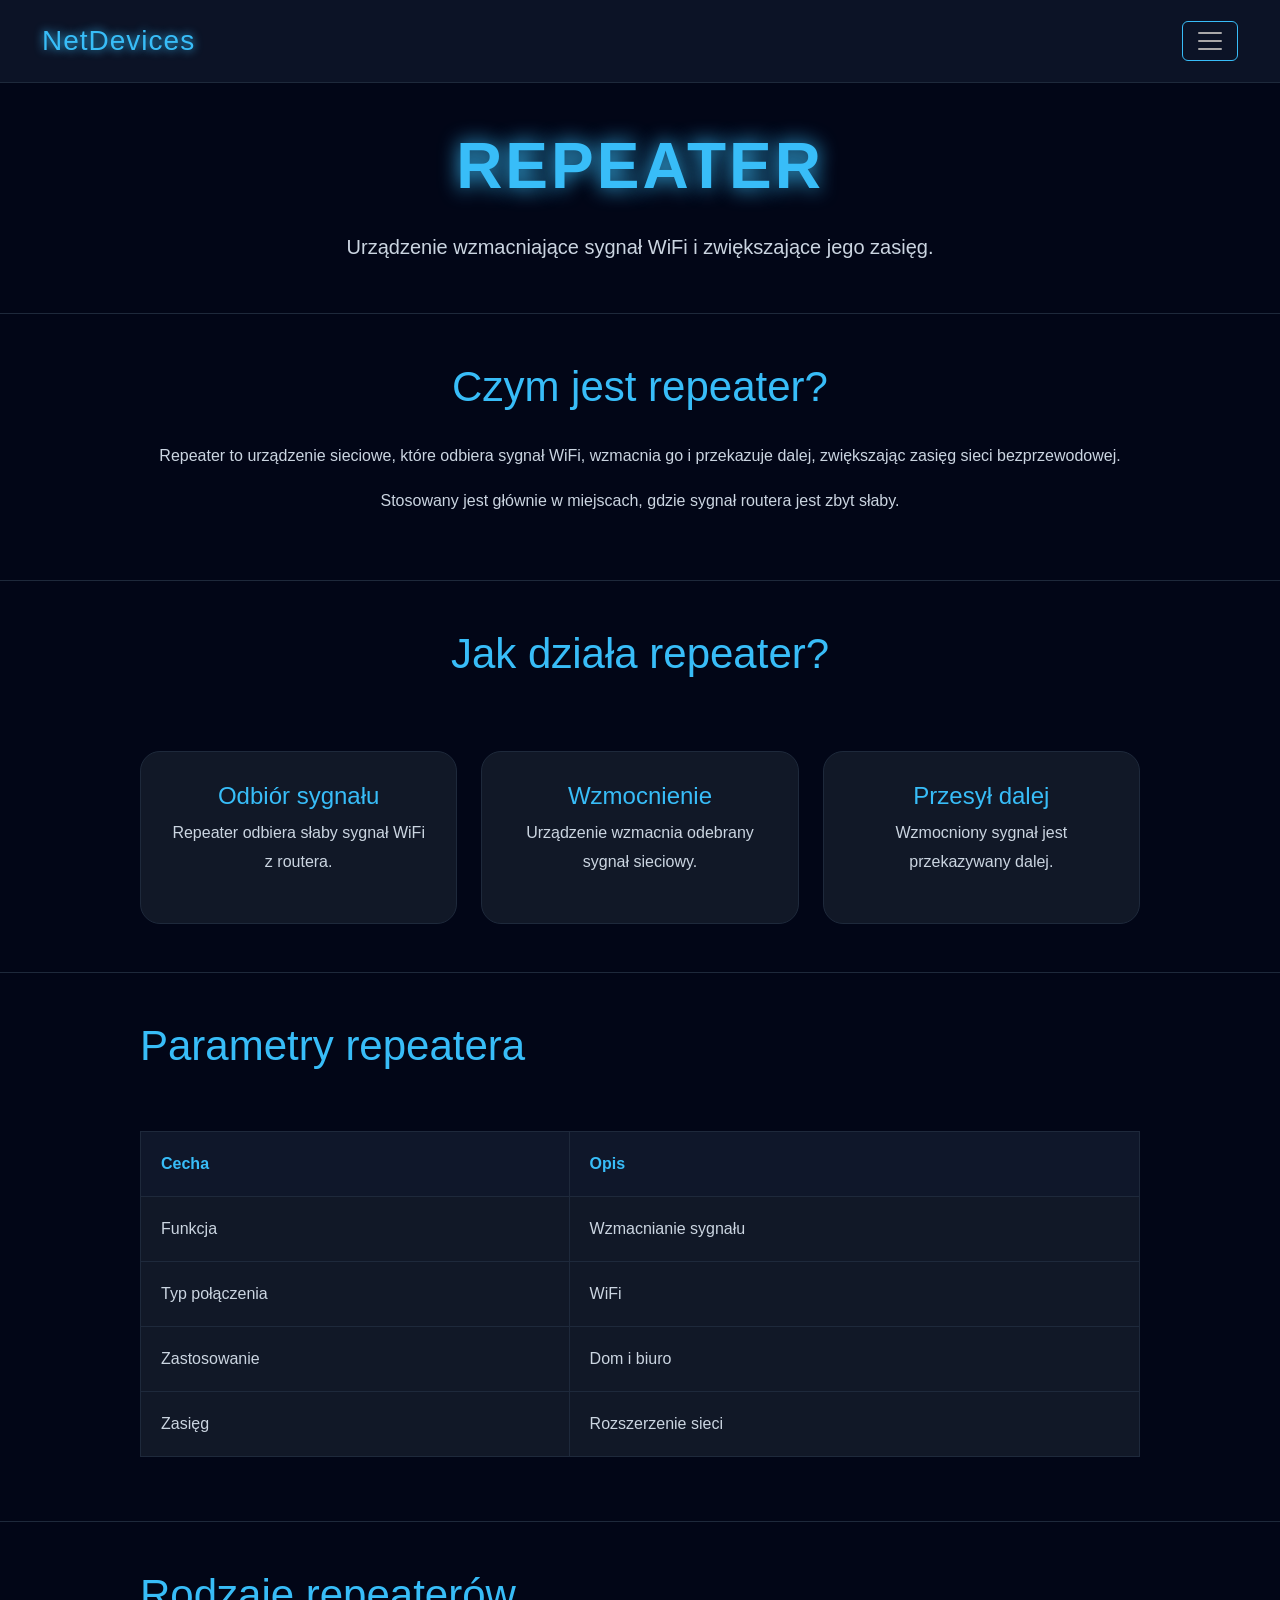
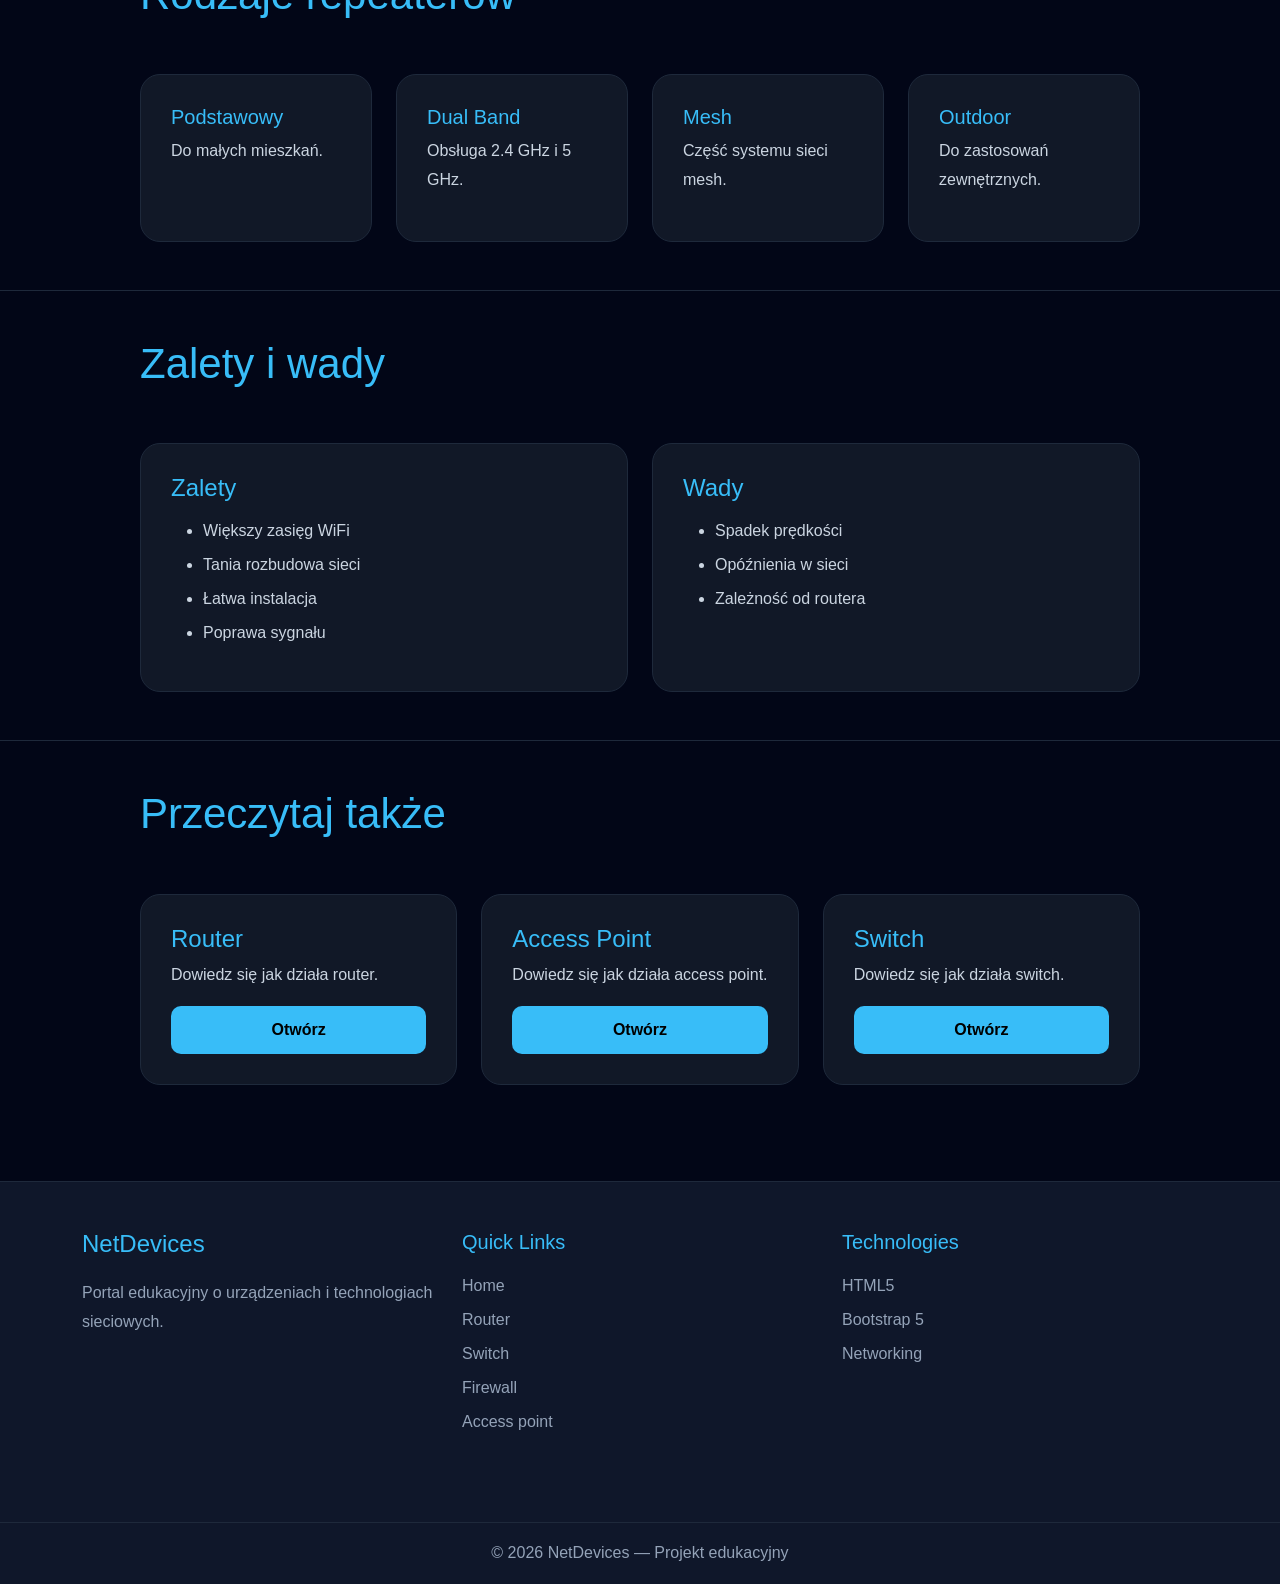
<file: repeater.html>
<!DOCTYPE html>
<html lang="pl">
<head>

    <meta charset="UTF-8">
    <meta name="viewport" content="width=device-width, initial-scale=1.0">

    <title>Repeater | NetDevices</title>

    <link href="https://cdn.jsdelivr.net/npm/bootstrap@5.3.3/dist/css/bootstrap.min.css" rel="stylesheet">
    <link rel="stylesheet" href="index.css">

</head>

<body style="padding-top:80px;">

<!-- NAVBAR -->

<nav class="navbar fixed-top">

    <div class="container-fluid">

        <a class="navbar-brand" href="index.html" id="logo">NetDevices</a>

        <button class="navbar-toggler ms-auto" type="button" data-bs-toggle="collapse" data-bs-target="#menu">
            <span class="navbar-toggler-icon"></span>
        </button>

        <div class="collapse navbar-collapse position-absolute top-100 end-0 p-3" id="menu">

            <ul class="navbar-nav text-end">

                <li class="nav-item"><a class="nav-link" href="index.html">Home</a></li>
                <li class="nav-item"><a class="nav-link" href="router.html">Router</a></li>
                <li class="nav-item"><a class="nav-link" href="switch.html">Switch</a></li>
                <li class="nav-item"><a class="nav-link" href="firewall.html">Firewall</a></li>
                <li class="nav-item"><a class="nav-link" href="access-point.html">Access point</a></li>
                <li class="nav-item"><a class="nav-link" href="NAS.html">NAS</a></li>
                <li class="nav-item"><a class="nav-link active" href="repeater.html">Repeater</a></li>

            </ul>

        </div>

    </div>

</nav>


<!-- HERO -->

<section class="py-5 text-center">

    <div class="container">

        <h1 class="display-3 fw-bold">REPEATER</h1>

        <p class="lead mt-4">Urządzenie wzmacniające sygnał WiFi i zwiększające jego zasięg.</p>

    </div>

</section>


<!-- CZYM JEST REPEATER -->

<section class="py-5 border-top">

    <div class="container text-center">

        <h2>Czym jest repeater?</h2>

        <p class="mt-4">Repeater to urządzenie sieciowe, które odbiera sygnał WiFi, wzmacnia go i przekazuje dalej, zwiększając zasięg sieci bezprzewodowej.</p>

        <p>Stosowany jest głównie w miejscach, gdzie sygnał routera jest zbyt słaby.</p>

    </div>

</section>


<!-- JAK DZIAŁA -->

<section class="py-5 border-top">

    <div class="container text-center">

        <h2>Jak działa repeater?</h2>

        <div class="row mt-5 g-4">

            <div class="col-md-4">

                <div class="card h-100">

                    <div class="card-body">

                        <h4>Odbiór sygnału</h4>

                        <p>Repeater odbiera słaby sygnał WiFi z routera.</p>

                    </div>

                </div>

            </div>


            <div class="col-md-4">

                <div class="card h-100">

                    <div class="card-body">

                        <h4>Wzmocnienie</h4>

                        <p>Urządzenie wzmacnia odebrany sygnał sieciowy.</p>

                    </div>

                </div>

            </div>


            <div class="col-md-4">

                <div class="card h-100">

                    <div class="card-body">

                        <h4>Przesył dalej</h4>

                        <p>Wzmocniony sygnał jest przekazywany dalej.</p>

                    </div>

                </div>

            </div>

        </div>

    </div>

</section>


<!-- PARAMETRY -->

<section class="py-5 border-top">

    <div class="container">

        <h2>Parametry repeatera</h2>

        <div class="table-responsive mt-4">

            <table class="table table-bordered">

                <thead>

                    <tr>
                        <th>Cecha</th>
                        <th>Opis</th>
                    </tr>

                </thead>

                <tbody>

                    <tr>
                        <td>Funkcja</td>
                        <td>Wzmacnianie sygnału</td>
                    </tr>

                    <tr>
                        <td>Typ połączenia</td>
                        <td>WiFi</td>
                    </tr>

                    <tr>
                        <td>Zastosowanie</td>
                        <td>Dom i biuro</td>
                    </tr>

                    <tr>
                        <td>Zasięg</td>
                        <td>Rozszerzenie sieci</td>
                    </tr>

                </tbody>

            </table>

        </div>

    </div>

</section>


<!-- RODZAJE -->

<section class="py-5 border-top">

    <div class="container">

        <h2>Rodzaje repeaterów</h2>

        <div class="row g-4 mt-4">

            <div class="col-md-3">

                <div class="card h-100">

                    <div class="card-body">

                        <h5>Podstawowy</h5>
                        <p>Do małych mieszkań.</p>

                    </div>

                </div>

            </div>


            <div class="col-md-3">

                <div class="card h-100">

                    <div class="card-body">

                        <h5>Dual Band</h5>
                        <p>Obsługa 2.4 GHz i 5 GHz.</p>

                    </div>

                </div>

            </div>


            <div class="col-md-3">

                <div class="card h-100">

                    <div class="card-body">

                        <h5>Mesh</h5>
                        <p>Część systemu sieci mesh.</p>

                    </div>

                </div>

            </div>


            <div class="col-md-3">

                <div class="card h-100">

                    <div class="card-body">

                        <h5>Outdoor</h5>
                        <p>Do zastosowań zewnętrznych.</p>

                    </div>

                </div>

            </div>

        </div>

    </div>

</section>


<!-- ZALETY I WADY -->

<section class="py-5 border-top">

    <div class="container">

        <h2>Zalety i wady</h2>

        <div class="row mt-4 g-4">

            <div class="col-md-6">

                <div class="card h-100">

                    <div class="card-body">

                        <h4>Zalety</h4>

                        <ul class="mt-3">

                            <li>Większy zasięg WiFi</li>
                            <li>Tania rozbudowa sieci</li>
                            <li>Łatwa instalacja</li>
                            <li>Poprawa sygnału</li>

                        </ul>

                    </div>

                </div>

            </div>


            <div class="col-md-6">

                <div class="card h-100">

                    <div class="card-body">

                        <h4>Wady</h4>

                        <ul class="mt-3">

                            <li>Spadek prędkości</li>
                            <li>Opóźnienia w sieci</li>
                            <li>Zależność od routera</li>

                        </ul>

                    </div>

                </div>

            </div>

        </div>

    </div>

</section>


<!-- PRZECZYTAJ TAKŻE -->

<section class="py-5 border-top">

    <div class="container">

        <h2>Przeczytaj także</h2>

        <div class="row g-4 mt-4">

            <div class="col-md-4">

                <div class="card h-100">

                    <div class="card-body d-flex flex-column">

                        <h4>Router</h4>
                        <p>Dowiedz się jak działa router.</p>
                        <a href="router.html" class="btn btn-primary mt-auto">Otwórz</a>

                    </div>

                </div>

            </div>


            <div class="col-md-4">

                <div class="card h-100">

                    <div class="card-body d-flex flex-column">

                        <h4>Access Point</h4>
                        <p>Dowiedz się jak działa access point.</p>
                        <a href="access-point.html" class="btn btn-primary mt-auto">Otwórz</a>

                    </div>

                </div>

            </div>


            <div class="col-md-4">

                <div class="card h-100">

                    <div class="card-body d-flex flex-column">

                        <h4>Switch</h4>
                        <p>Dowiedz się jak działa switch.</p>
                        <a href="switch.html" class="btn btn-primary mt-auto">Otwórz</a>

                    </div>

                </div>

            </div>

        </div>

    </div>

</section>


<!-- FOOTER -->

<footer class="mt-5 border-top">

    <div class="container py-5">

        <div class="row">

            <div class="col-md-4 mb-4">

                <h4>NetDevices</h4>
                <p>Portal edukacyjny o urządzeniach i technologiach sieciowych.</p>

            </div>

            <div class="col-md-4 mb-4">

                <h5>Quick Links</h5>

                <ul class="list-unstyled">

                    <li><a href="index.html">Home</a></li>
                    <li><a href="router.html">Router</a></li>
                    <li><a href="switch.html">Switch</a></li>
                    <li><a href="firewall.html">Firewall</a></li>
                    <li><a href="access-point.html">Access point</a></li>

                </ul>

            </div>

            <div class="col-md-4 mb-4">

                <h5>Technologies</h5>

                <ul class="list-unstyled">

                    <li>HTML5</li>
                    <li>Bootstrap 5</li>
                    <li>Networking</li>

                </ul>

            </div>

        </div>

    </div>

    <div class="text-center py-3 border-top">

        <p class="mb-0">© 2026 NetDevices — Projekt edukacyjny</p>

    </div>

</footer>


<!-- JS -->

<script>

document.getElementById("logo").addEventListener("click", function(e){

    e.preventDefault();

    if(!window.location.pathname.includes("repeater.html")){
        window.location.href="index.html";
        return;
    }

    window.scrollTo({top:0,behavior:"smooth"});

});

</script>

<script src="https://cdn.jsdelivr.net/npm/bootstrap@5.3.3/dist/js/bootstrap.bundle.min.js"></script>

</body>
</html>
</file>
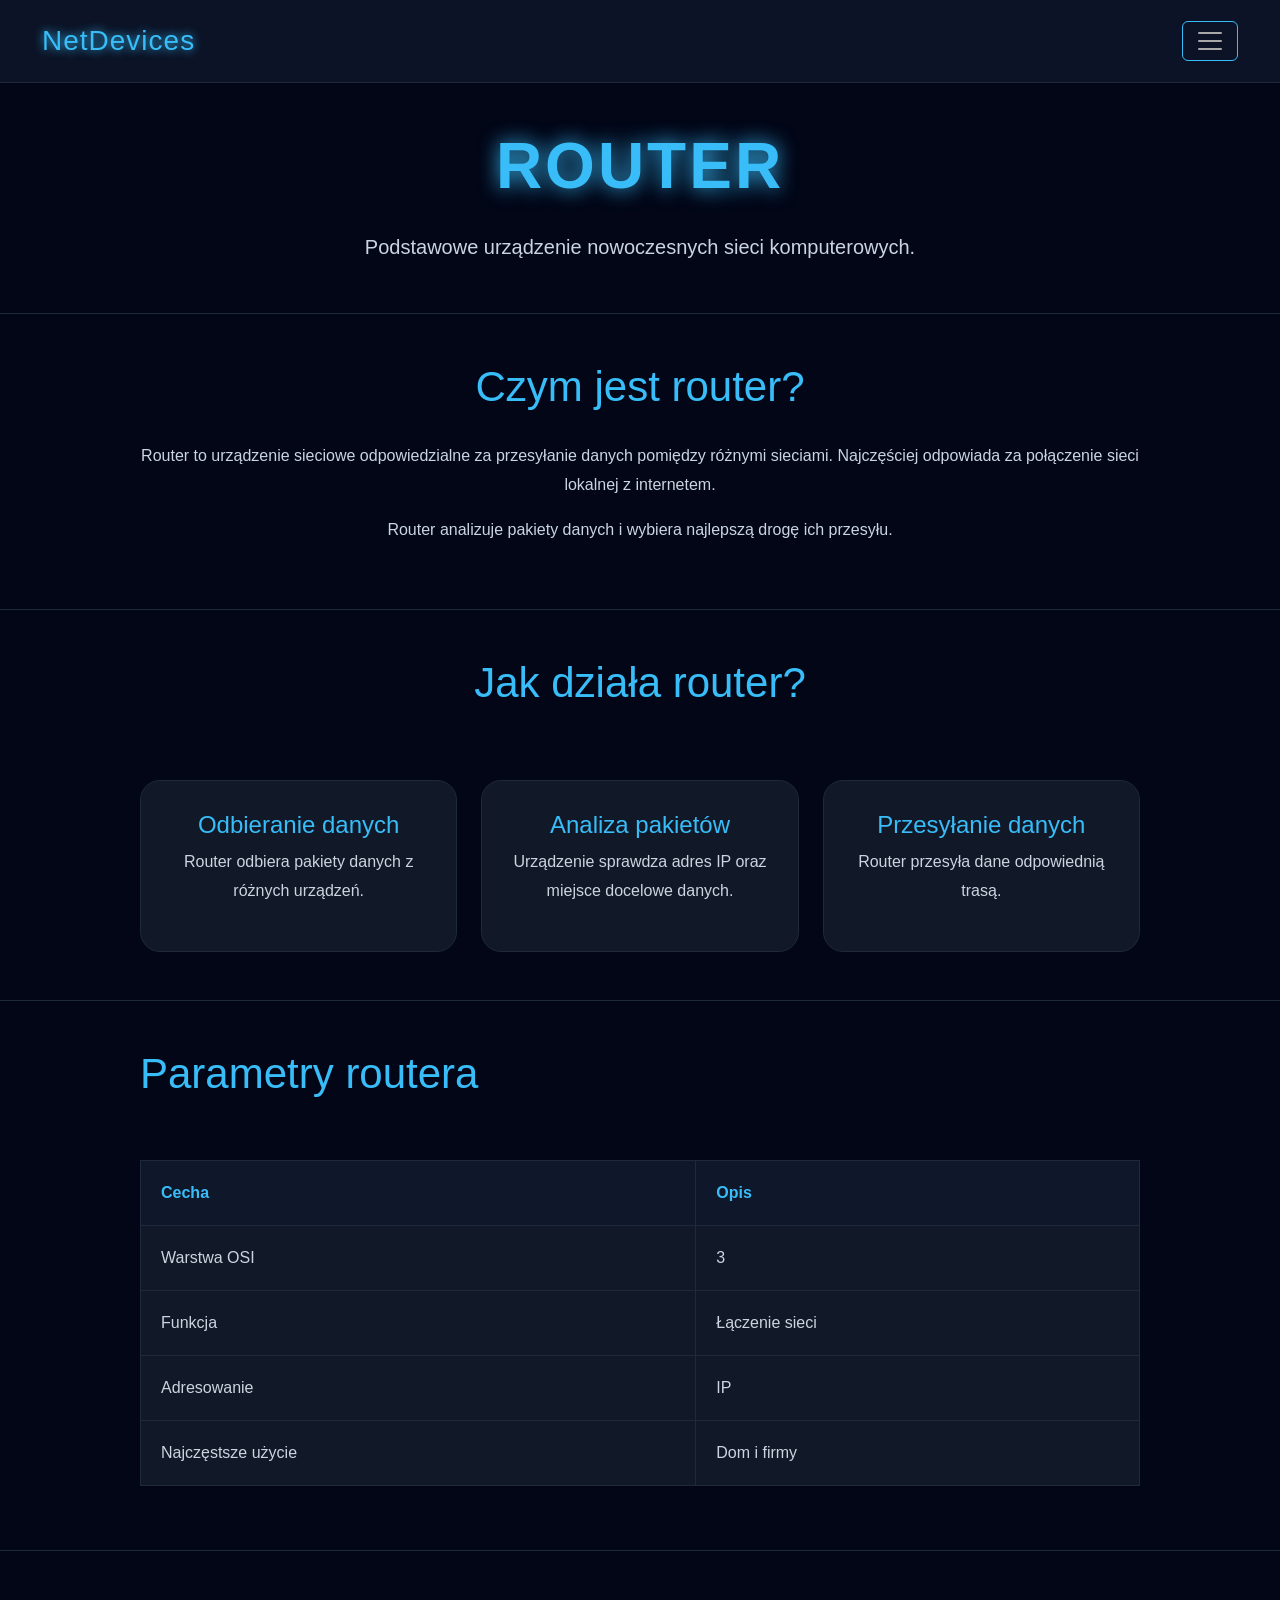
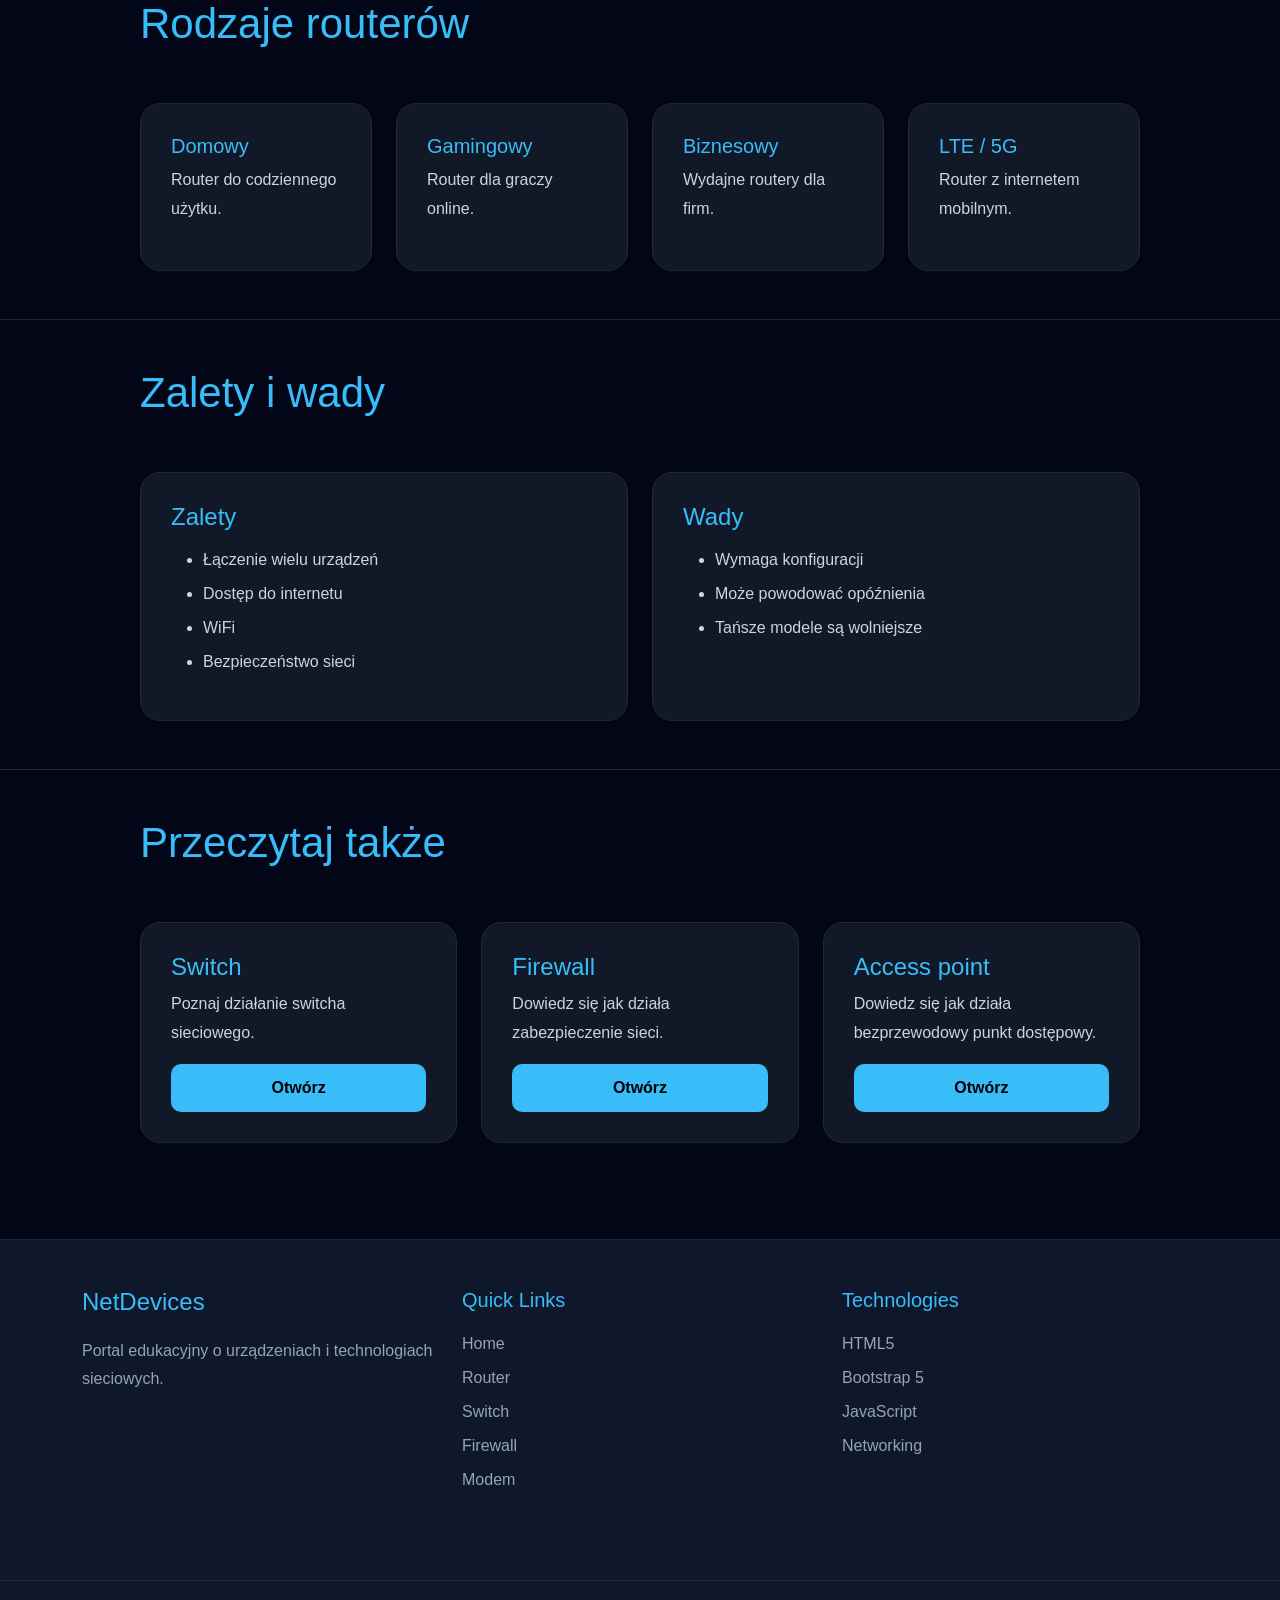
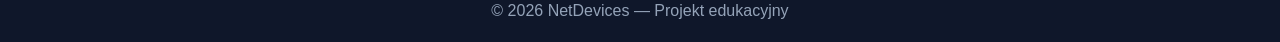
<file: router.html>
<!DOCTYPE html>
<html lang="pl">
<head>

    <meta charset="UTF-8">
    <meta name="viewport" content="width=device-width, initial-scale=1.0">

    <title>Router | NetDevices</title>

    <!-- BOOTSTRAP -->

    <link
        href="https://cdn.jsdelivr.net/npm/bootstrap@5.3.3/dist/css/bootstrap.min.css"
        rel="stylesheet"
    >
    <link rel="stylesheet" href="index.css">

</head>
<body style="padding-top: 80px;">

    <!-- NAVBAR -->

    <nav class="navbar fixed-top ">

        <div class="container-fluid">

            <!-- LOGO -->

            <a class="navbar-brand" href="index.html" id="logo">
                NetDevices
            </a>

            <!-- BUTTON -->

            <button
                class="navbar-toggler ms-auto"
                type="button"
                data-bs-toggle="collapse"
                data-bs-target="#menu"
            >

                <span class="navbar-toggler-icon"></span>

            </button>

            <!-- MENU -->

            <div
                class="collapse navbar-collapse position-absolute top-100 end-0  p-3 "
                id="menu"
            >

                <ul class="navbar-nav text-end">

                    <li class="nav-item">
                        <a class="nav-link" href="index.html">
                            Home
                        </a>
                    </li>

                    <li class="nav-item">
                        <a class="nav-link active" href="router.html">
                            Router
                        </a>
                    </li>

                    <li class="nav-item">
                        <a class="nav-link" href="switch.html">
                            Switch
                        </a>
                    </li>

                    <li class="nav-item">
                        <a class="nav-link" href="firewall.html">
                            Firewall
                        </a>
                    </li>

                    <li class="nav-item">
                        <a class="nav-link" href="access-point.html">
                            Access point
                        </a>
                    </li>

                    <li class="nav-item">
                        <a class="nav-link" href="NAS.html">
                            NAS
                        </a>
                    </li>


                    <li class="nav-item">
                        <a class="nav-link" href="repeater.html">
                            Repeater
                        </a>
                    </li>

                </ul>

            </div>

        </div>

    </nav>


    <!-- HERO -->

    <section class="py-5 text-center">

        <div class="container">

            <h1 class="display-3 fw-bold">
                ROUTER
            </h1>

            <p class="lead mt-4">

                Podstawowe urządzenie nowoczesnych
                sieci komputerowych.

            </p>

        </div>

    </section>


    <!-- CZYM JEST ROUTER -->

    <section class="py-5 border-top">

        <div class="container text-center">

            <h2>
                Czym jest router?
            </h2>

            <p class="mt-4">

                Router to urządzenie sieciowe odpowiedzialne
                za przesyłanie danych pomiędzy różnymi sieciami.
                Najczęściej odpowiada za połączenie sieci lokalnej
                z internetem.

            </p>

            <p>

                Router analizuje pakiety danych i wybiera
                najlepszą drogę ich przesyłu.

            </p>

        </div>

    </section>


    <!-- JAK DZIAŁA -->

    <section class="py-5 border-top">

        <div class="container text-center">

            <h2>
                Jak działa router?
            </h2>

            <div class="row mt-5 g-4">

                <div class="col-md-4">

                    <div class="card h-100">

                        <div class="card-body">

                            <h4>
                                Odbieranie danych
                            </h4>

                            <p>

                                Router odbiera pakiety danych
                                z różnych urządzeń.

                            </p>

                        </div>

                    </div>

                </div>


                <div class="col-md-4">

                    <div class="card h-100">

                        <div class="card-body">

                            <h4>
                                Analiza pakietów
                            </h4>

                            <p>

                                Urządzenie sprawdza adres IP
                                oraz miejsce docelowe danych.

                            </p>

                        </div>

                    </div>

                </div>


                <div class="col-md-4">

                    <div class="card h-100">

                        <div class="card-body">

                            <h4>
                                Przesyłanie danych
                            </h4>

                            <p>

                                Router przesyła dane
                                odpowiednią trasą.

                            </p>

                        </div>

                    </div>

                </div>

            </div>

        </div>

    </section>


    <!-- TABELA -->

    <section class="py-5 border-top">

        <div class="container">

            <h2>
                Parametry routera
            </h2>

            <div class="table-responsive mt-4">

                <table class="table table-bordered">

                    <thead>

                        <tr>

                            <th>Cecha</th>
                            <th>Opis</th>

                        </tr>

                    </thead>

                    <tbody>

                        <tr>

                            <td>Warstwa OSI</td>
                            <td>3</td>

                        </tr>

                        <tr>

                            <td>Funkcja</td>
                            <td>Łączenie sieci</td>

                        </tr>

                        <tr>

                            <td>Adresowanie</td>
                            <td>IP</td>

                        </tr>

                        <tr>

                            <td>Najczęstsze użycie</td>
                            <td>Dom i firmy</td>

                        </tr>

                    </tbody>

                </table>

            </div>

        </div>

    </section>


    <!-- RODZAJE -->

    <section class="py-5 border-top">

        <div class="container">

            <h2>
                Rodzaje routerów
            </h2>

            <div class="row g-4 mt-4">

                <div class="col-md-3">

                    <div class="card h-100">

                        <div class="card-body">

                            <h5>
                                Domowy
                            </h5>

                            <p>
                                Router do codziennego użytku.
                            </p>

                        </div>

                    </div>

                </div>


                <div class="col-md-3">

                    <div class="card h-100">

                        <div class="card-body">

                            <h5>
                                Gamingowy
                            </h5>

                            <p>
                                Router dla graczy online.
                            </p>

                        </div>

                    </div>

                </div>


                <div class="col-md-3">

                    <div class="card h-100">

                        <div class="card-body">

                            <h5>
                                Biznesowy
                            </h5>

                            <p>
                                Wydajne routery dla firm.
                            </p>

                        </div>

                    </div>

                </div>


                <div class="col-md-3">

                    <div class="card h-100">

                        <div class="card-body">

                            <h5>
                                LTE / 5G
                            </h5>

                            <p>
                                Router z internetem mobilnym.
                            </p>

                        </div>

                    </div>

                </div>

            </div>

        </div>

    </section>


    <!-- ZALETY I WADY -->

    <section class="py-5 border-top">

        <div class="container">

            <h2>
                Zalety i wady
            </h2>

            <div class="row mt-4 g-4">

                <!-- ZALETY -->

                <div class="col-md-6">

                    <div class="card h-100">

                        <div class="card-body">

                            <h4>
                                Zalety
                            </h4>

                            <ul class="mt-3">

                                <li>Łączenie wielu urządzeń</li>
                                <li>Dostęp do internetu</li>
                                <li>WiFi</li>
                                <li>Bezpieczeństwo sieci</li>

                            </ul>

                        </div>

                    </div>

                </div>


                <!-- WADY -->

                <div class="col-md-6">

                    <div class="card h-100">

                        <div class="card-body">

                            <h4>
                                Wady
                            </h4>

                            <ul class="mt-3">

                                <li>Wymaga konfiguracji</li>
                                <li>Może powodować opóźnienia</li>
                                <li>Tańsze modele są wolniejsze</li>

                            </ul>

                        </div>

                    </div>

                </div>

            </div>

        </div>

    </section>


    <!-- INNE URZĄDZENIA -->

    <section class="py-5 border-top">

        <div class="container">

            <h2>
                Przeczytaj także
            </h2>

            <div class="row g-4 mt-4">

                <div class="col-md-4">

                    <div class="card h-100">

                        <div class="card-body d-flex flex-column">

                            <h4>
                                Switch
                            </h4>

                            <p>

                                Poznaj działanie switcha
                                sieciowego.

                            </p>

                            <a href="switch.html" class="btn btn-primary mt-auto">
                                Otwórz
                            </a>

                        </div>

                    </div>

                </div>


                <div class="col-md-4">

                    <div class="card h-100">

                        <div class="card-body d-flex flex-column">

                            <h4>
                                Firewall
                            </h4>

                            <p>

                                Dowiedz się jak działa
                                zabezpieczenie sieci.

                            </p>

                            <a href="firewall.html" class="btn btn-primary mt-auto">
                                Otwórz
                            </a>

                        </div>

                    </div>

                </div>


                <div class="col-md-4">

                    <div class="card h-100">

                        <div class="card-body d-flex flex-column">

                            <h4>
                                Access point
                            </h4>

                            <p>
                                Dowiedz się jak działa
                                bezprzewodowy punkt dostępowy.
                            </p>

                            <a href="Access-point.html" class="btn btn-primary mt-auto">
                                Otwórz
                            </a>

                        </div>

                    </div>

                </div>

            </div>

        </div>

    </section>


    <!-- FOOTER -->

    <footer class="mt-5 border-top">

        <div class="container py-5">

            <div class="row">

                <!-- OPIS -->

                <div class="col-md-4 mb-4">

                    <h4>
                        NetDevices
                    </h4>

                    <p>

                        Portal edukacyjny o urządzeniach
                        i technologiach sieciowych.

                    </p>

                </div>


                <!-- QUICK LINKS -->

                <div class="col-md-4 mb-4">

                    <h5>
                        Quick Links
                    </h5>

                    <ul class="list-unstyled">

                        <li><a href="index.html">Home</a></li>
                        <li><a href="router.html">Router</a></li>
                        <li><a href="switch.html">Switch</a></li>
                        <li><a href="firewall.html">Firewall</a></li>
                        <li><a href="modem.html">Modem</a></li>

                    </ul>

                </div>


                <!-- TECHNOLOGIE -->

                <div class="col-md-4 mb-4">

                    <h5>
                        Technologies
                    </h5>

                    <ul class="list-unstyled">

                        <li>HTML5</li>
                        <li>Bootstrap 5</li>
                        <li>JavaScript</li>
                        <li>Networking</li>

                    </ul>

                </div>

            </div>

        </div>


        <!-- COPYRIGHT -->

        <div class="text-center py-3 border-top">

            <p class="mb-0">

                © 2026 NetDevices —
                Projekt edukacyjny

            </p>

        </div>

    </footer>


    <!-- JS -->

    <script>

        document.getElementById("logo").addEventListener("click", function(e) {

            e.preventDefault();

            if (!window.location.pathname.includes("router.html")) {

                window.location.href = "index.html";
                return;

            }

            window.scrollTo({

                top: 0,
                behavior: "smooth"

            });

        });

    </script>


    <!-- BOOTSTRAP JS -->

    <script
        src="https://cdn.jsdelivr.net/npm/bootstrap@5.3.3/dist/js/bootstrap.bundle.min.js">
    </script>

</body>
</html>
</file>
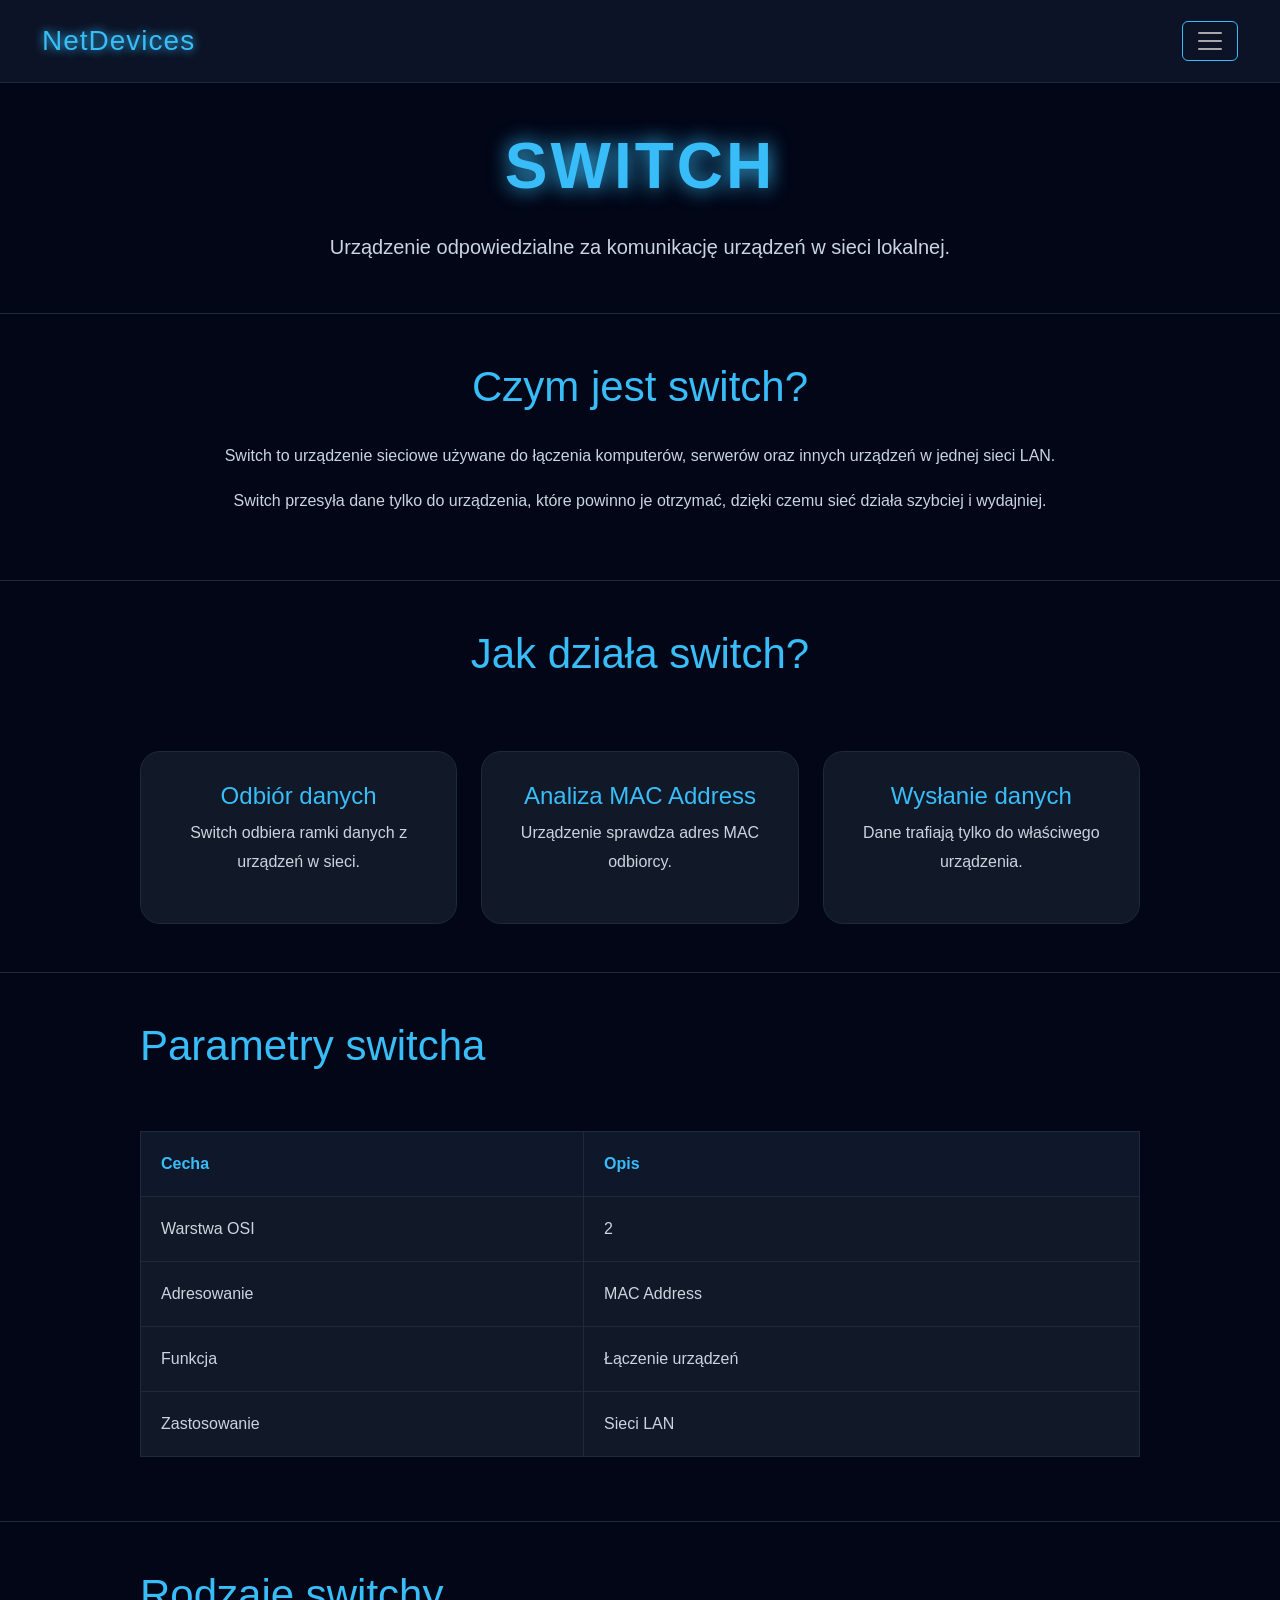
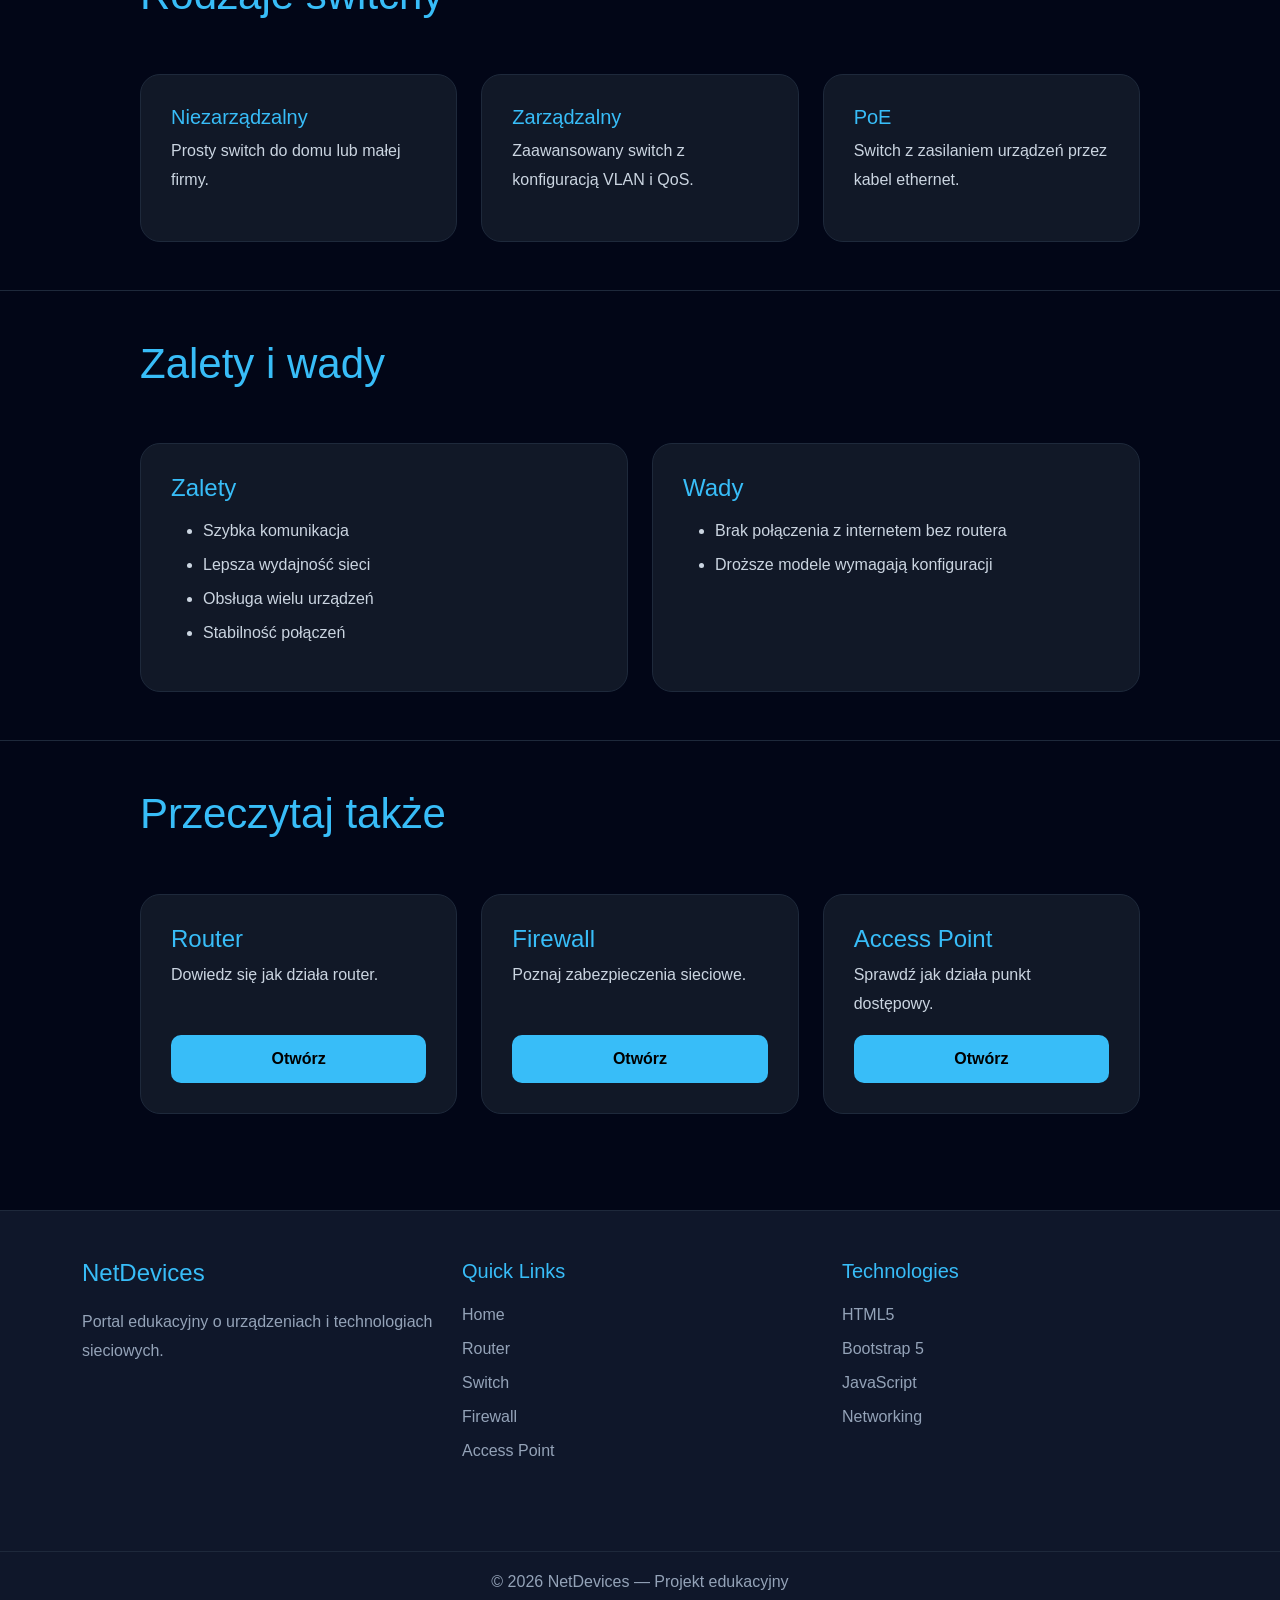
<file: switch.html>
<!DOCTYPE html>
<html lang="pl">
<head>

    <meta charset="UTF-8">
    <meta name="viewport" content="width=device-width, initial-scale=1.0">

    <title>Switch | NetDevices</title>

    <!-- BOOTSTRAP -->

    <link
        href="https://cdn.jsdelivr.net/npm/bootstrap@5.3.3/dist/css/bootstrap.min.css"
        rel="stylesheet"
    >
    <link rel="stylesheet" href="index.css">
</head>
<body style="padding-top: 80px;">

    <!-- NAVBAR -->

    <nav class="navbar fixed-top">

        <div class="container-fluid">

            <!-- LOGO -->

            <a class="navbar-brand" href="index.html" id="logo">
                NetDevices
            </a>

            <!-- MENU BUTTON -->

            <button
                class="navbar-toggler ms-auto"
                type="button"
                data-bs-toggle="collapse"
                data-bs-target="#menu"
            >

                <span class="navbar-toggler-icon"></span>

            </button>

            <!-- MENU -->

            <div
                class="collapse navbar-collapse position-absolute top-100 end-0 p-3"
                id="menu"
            >

                <ul class="navbar-nav text-end">

                    <li class="nav-item">
                        <a class="nav-link" href="index.html">
                            Home
                        </a>
                    </li>

                    <li class="nav-item">
                        <a class="nav-link" href="router.html">
                            Router
                        </a>
                    </li>

                    <li class="nav-item">
                        <a class="nav-link active" href="switch.html">
                            Switch
                        </a>
                    </li>

                    <li class="nav-item">
                        <a class="nav-link" href="firewall.html">
                            Firewall
                        </a>
                    </li>

                    <li class="nav-item">
                        <a class="nav-link" href="access-point.html">
                            Access Point
                        </a>
                    </li>

                    <li class="nav-item">
                        <a class="nav-link" href="NAS.html">
                            NAS
                        </a>
                    </li>


                    <li class="nav-item">
                        <a class="nav-link" href="repeater.html">
                            Repeater
                        </a>
                    </li>

                </ul>

            </div>

        </div>

    </nav>


    <!-- HERO -->

    <section class="py-5 text-center">

        <div class="container">

            <h1 class="display-3 fw-bold">
                SWITCH
            </h1>

            <p class="lead mt-4">

                Urządzenie odpowiedzialne za komunikację
                urządzeń w sieci lokalnej.

            </p>

        </div>

    </section>


    <!-- CZYM JEST SWITCH -->

    <section class="py-5 border-top text-center">

        <div class="container">

            <h2>
                Czym jest switch?
            </h2>

            <p class="mt-4">

                Switch to urządzenie sieciowe używane
                do łączenia komputerów, serwerów
                oraz innych urządzeń w jednej sieci LAN.

            </p>

            <p>

                Switch przesyła dane tylko do urządzenia,
                które powinno je otrzymać, dzięki czemu
                sieć działa szybciej i wydajniej.

            </p>

        </div>

    </section>


    <!-- JAK DZIAŁA -->

    <section class="py-5 border-top text-center">

        <div class="container">

            <h2>
                Jak działa switch?
            </h2>

            <div class="row mt-5 g-4">

                <div class="col-md-4">

                    <div class="card h-100">

                        <div class="card-body">

                            <h4>
                                Odbiór danych
                            </h4>

                            <p>

                                Switch odbiera ramki danych
                                z urządzeń w sieci.

                            </p>

                        </div>

                    </div>

                </div>


                <div class="col-md-4">

                    <div class="card h-100">

                        <div class="card-body">

                            <h4>
                                Analiza MAC Address
                            </h4>

                            <p>

                                Urządzenie sprawdza adres
                                MAC odbiorcy.

                            </p>

                        </div>

                    </div>

                </div>


                <div class="col-md-4">

                    <div class="card h-100">

                        <div class="card-body">

                            <h4>
                                Wysłanie danych
                            </h4>

                            <p>

                                Dane trafiają tylko
                                do właściwego urządzenia.

                            </p>

                        </div>

                    </div>

                </div>

            </div>

        </div>

    </section>


    <!-- PARAMETRY -->

    <section class="py-5 border-top">

        <div class="container">

            <h2>
                Parametry switcha
            </h2>

            <div class="table-responsive mt-4">

                <table class="table table-bordered">

                    <thead>

                        <tr>

                            <th>Cecha</th>
                            <th>Opis</th>

                        </tr>

                    </thead>

                    <tbody>

                        <tr>
                            <td>Warstwa OSI</td>
                            <td>2</td>
                        </tr>

                        <tr>
                            <td>Adresowanie</td>
                            <td>MAC Address</td>
                        </tr>

                        <tr>
                            <td>Funkcja</td>
                            <td>Łączenie urządzeń</td>
                        </tr>

                        <tr>
                            <td>Zastosowanie</td>
                            <td>Sieci LAN</td>
                        </tr>

                    </tbody>

                </table>

            </div>

        </div>

    </section>


    <!-- RODZAJE -->

    <section class="py-5 border-top">

        <div class="container">

            <h2>
                Rodzaje switchy
            </h2>

            <div class="row g-4 mt-4">

                <div class="col-md-4">

                    <div class="card h-100">

                        <div class="card-body">

                            <h5>
                                Niezarządzalny
                            </h5>

                            <p>

                                Prosty switch do domu
                                lub małej firmy.

                            </p>

                        </div>

                    </div>

                </div>


                <div class="col-md-4">

                    <div class="card h-100">

                        <div class="card-body">

                            <h5>
                                Zarządzalny
                            </h5>

                            <p>

                                Zaawansowany switch
                                z konfiguracją VLAN i QoS.

                            </p>

                        </div>

                    </div>

                </div>


                <div class="col-md-4">

                    <div class="card h-100">

                        <div class="card-body">

                            <h5>
                                PoE
                            </h5>

                            <p>

                                Switch z zasilaniem urządzeń
                                przez kabel ethernet.

                            </p>

                        </div>

                    </div>

                </div>

            </div>

        </div>

    </section>


    <!-- ZALETY I WADY -->

    <section class="py-5 border-top">

        <div class="container">

            <h2>
                Zalety i wady
            </h2>

            <div class="row mt-4 g-4">

                <!-- ZALETY -->

                <div class="col-md-6">

                    <div class="card h-100">

                        <div class="card-body">

                            <h4>
                                Zalety
                            </h4>

                            <ul class="mt-3">

                                <li>Szybka komunikacja</li>
                                <li>Lepsza wydajność sieci</li>
                                <li>Obsługa wielu urządzeń</li>
                                <li>Stabilność połączeń</li>

                            </ul>

                        </div>

                    </div>

                </div>


                <!-- WADY -->

                <div class="col-md-6">

                    <div class="card h-100">

                        <div class="card-body">

                            <h4>
                                Wady
                            </h4>

                            <ul class="mt-3">

                                <li>Brak połączenia z internetem bez routera</li>
                                <li>Droższe modele wymagają konfiguracji</li>

                            </ul>

                        </div>

                    </div>

                </div>

            </div>

        </div>

    </section>


   


    <!-- PRZECZYTAJ TAKŻE -->

    <section class="py-5 border-top">

        <div class="container">

            <h2>
                Przeczytaj także
            </h2>

            <div class="row g-4 mt-4">

                <div class="col-md-4">

                    <div class="card h-100">

                        <div class="card-body d-flex flex-column">

                            <h4>
                                Router
                            </h4>

                            <p>

                                Dowiedz się jak działa router.

                            </p>

                            <a href="router.html" class="btn btn-primary mt-auto">
                                Otwórz
                            </a>

                        </div>

                    </div>

                </div>


                <div class="col-md-4">

                    <div class="card h-100">

                        <div class="card-body d-flex flex-column">

                            <h4>
                                Firewall
                            </h4>

                            <p>

                                Poznaj zabezpieczenia sieciowe.

                            </p>

                            <a href="firewall.html" class="btn btn-primary mt-auto">
                                Otwórz
                            </a>

                        </div>

                    </div>

                </div>


                <div class="col-md-4">

                    <div class="card h-100">

                        <div class="card-body d-flex flex-column">

                            <h4>
                                Access Point
                            </h4>

                            <p>

                                Sprawdź jak działa punkt dostępowy.

                            </p>

                            <a href="access-point.html" class="btn btn-primary mt-auto">
                                Otwórz
                            </a>

                        </div>

                    </div>

                </div>

            </div>

        </div>

    </section>


    <!-- FOOTER -->

    <footer class="mt-5 border-top">

        <div class="container py-5">

            <div class="row">

                <div class="col-md-4 mb-4">

                    <h4>
                        NetDevices
                    </h4>

                    <p>

                        Portal edukacyjny o urządzeniach
                        i technologiach sieciowych.

                    </p>

                </div>


                <div class="col-md-4 mb-4">

                    <h5>
                        Quick Links
                    </h5>

                    <ul class="list-unstyled">

                        <li><a href="index.html">Home</a></li>
                        <li><a href="router.html">Router</a></li>
                        <li><a href="switch.html">Switch</a></li>
                        <li><a href="firewall.html">Firewall</a></li>
                        <li><a href="access-point.html">Access Point</a></li>

                    </ul>

                </div>


                <div class="col-md-4 mb-4">

                    <h5>
                        Technologies
                    </h5>

                    <ul class="list-unstyled">

                        <li>HTML5</li>
                        <li>Bootstrap 5</li>
                        <li>JavaScript</li>
                        <li>Networking</li>

                    </ul>

                </div>

            </div>

        </div>


        <!-- COPYRIGHT -->

        <div class="text-center py-3 border-top">

            <p class="mb-0">

                © 2026 NetDevices —
                Projekt edukacyjny

            </p>

        </div>

    </footer>


    <!-- JS -->

    <script>

        document.getElementById("logo").addEventListener("click", function(e) {

            e.preventDefault();

            if (!window.location.pathname.includes("switch.html")) {

                window.location.href = "index.html";
                return;

            }

            window.scrollTo({

                top: 0,
                behavior: "smooth"

            });

        });

    </script>


    <!-- BOOTSTRAP JS -->

    <script
        src="https://cdn.jsdelivr.net/npm/bootstrap@5.3.3/dist/js/bootstrap.bundle.min.js">
    </script>

</body>
</html>
</file>
<file: index.css>
body {
    padding-top: 70px;
}
/* IMPORT FONTÓW */

@import url('https://fonts.googleapis.com/css2?family=Orbitron:wght@500;700&family=Poppins:wght@300;400;500;600&display=swap');


/* RESET */

*{
    margin:0;
    padding:0;
    box-sizing:border-box;
}


/* BODY */

body{
    background:#020617;
    color:white;
    font-family:'Poppins',sans-serif;
    scroll-behavior:smooth;
}


/* NAVBAR */

.navbar{
    background:rgba(15,23,42,0.85);
    backdrop-filter:blur(10px);
    border-bottom:1px solid #1e293b;
    padding:15px 30px;
    z-index:1000;
}


/* LOGO */

.navbar-brand{
    font-size:28px;
    font-family:'Orbitron',sans-serif;
    color:#38bdf8 !important;
    letter-spacing:1px;
    text-shadow:0 0 10px #38bdf8;
}

.navbar-brand:hover{
    color:#38bdf8 !important;
}


/* MENU */

.navbar-collapse{
    background:#0f172a;
    border:1px solid #1e293b;
    border-radius:12px;
    min-width:230px;
    box-shadow:0 0 20px rgba(56,189,248,0.15);
}


/* LINKI */

.nav-link{
    color:#e2e8f0;
    font-size:17px;
    transition:0.3s;
    padding:10px 5px;
}

.nav-link:hover{
    color:#38bdf8;
    transform:translateX(-5px);
}

.nav-link.active{
    color:#38bdf8 !important;
}


/* BUTTON MENU */

.navbar-toggler{
    border:1px solid #38bdf8;
}

.navbar-toggler:focus{
    box-shadow:none;
}

.navbar-toggler-icon{
    filter:invert(1);
}


/* HERO */

section{
    padding:100px 10%;
}

.display-3{
    font-family:'Orbitron',sans-serif;
    color:#38bdf8;
    text-shadow:0 0 20px #38bdf8;
    letter-spacing:3px;
}

.lead{
    color:#cbd5e1;
    max-width:700px;
    margin:auto;
    line-height:1.8;
    font-size:20px;
}


/* TEKST */

h2{
    color:#38bdf8;
    margin-bottom:30px;
    font-size:42px;
    font-family:'Orbitron',sans-serif;
}

h4,
h5{
    color:#38bdf8;
}



p{
    color:#cbd5e1;
    line-height:1.8;
}


/* KARTY */

.card{
    background:#111827;
    border:1px solid #1e293b;
    border-radius:20px;
    transition:0.3s;
    overflow:hidden;
}

.card:hover{
    transform:translateY(-10px);
    border:1px solid #38bdf8;
    box-shadow:0 0 25px rgba(56,189,248,0.4);
}

.card-body{
    padding:30px;
}

.card-title{
    color:#38bdf8;
    font-family:'Orbitron',sans-serif;
}

/* LISTY */

ul li{
    margin-bottom:10px;
    color:#cbd5e1;
}


/* TABELA */

.table{
    color:white;
    border-color:#1e293b;
    margin-top:30px;
}

.table th{
    background:#0f172a;
    color:#38bdf8;
    border-color:#1e293b;
    padding:20px;
}

.table td{
    background:#111827;
    border-color:#1e293b;
    padding:20px;
    color:#cbd5e1;
}

.table tr:hover td{
    background:#172033;
}


/* BUTTON */

.btn-primary{
    background:#38bdf8;
    border:none;
    color:black;
    font-weight:700;
    padding:12px 24px;
    border-radius:10px;
    transition:0.3s;
}

.btn-primary:hover{
    background:#38bdf8;
    color:black;
    transform:scale(1.05);
    box-shadow:0 0 20px #38bdf8;
}


/* FOOTER */

footer{
    background:#0f172a;
}

footer h4,
footer h5{
    color:#38bdf8;
    margin-bottom:20px;
}

footer p,
footer li,
footer a{
    color:#94a3b8;
    text-decoration:none;
}

footer a:hover{
    color:#38bdf8;
}

footer ul{
    list-style:none;
    padding:0;
}


/* BORDER */

.border-top{
    border-color:#1e293b !important;
}


/* SCROLLBAR */

::-webkit-scrollbar{
    width:10px;
}

::-webkit-scrollbar-track{
    background:#020617;
}

::-webkit-scrollbar-thumb{
    background:#1e293b;
    border-radius:20px;
}

::-webkit-scrollbar-thumb:hover{
    background:#38bdf8;
}
</file>
